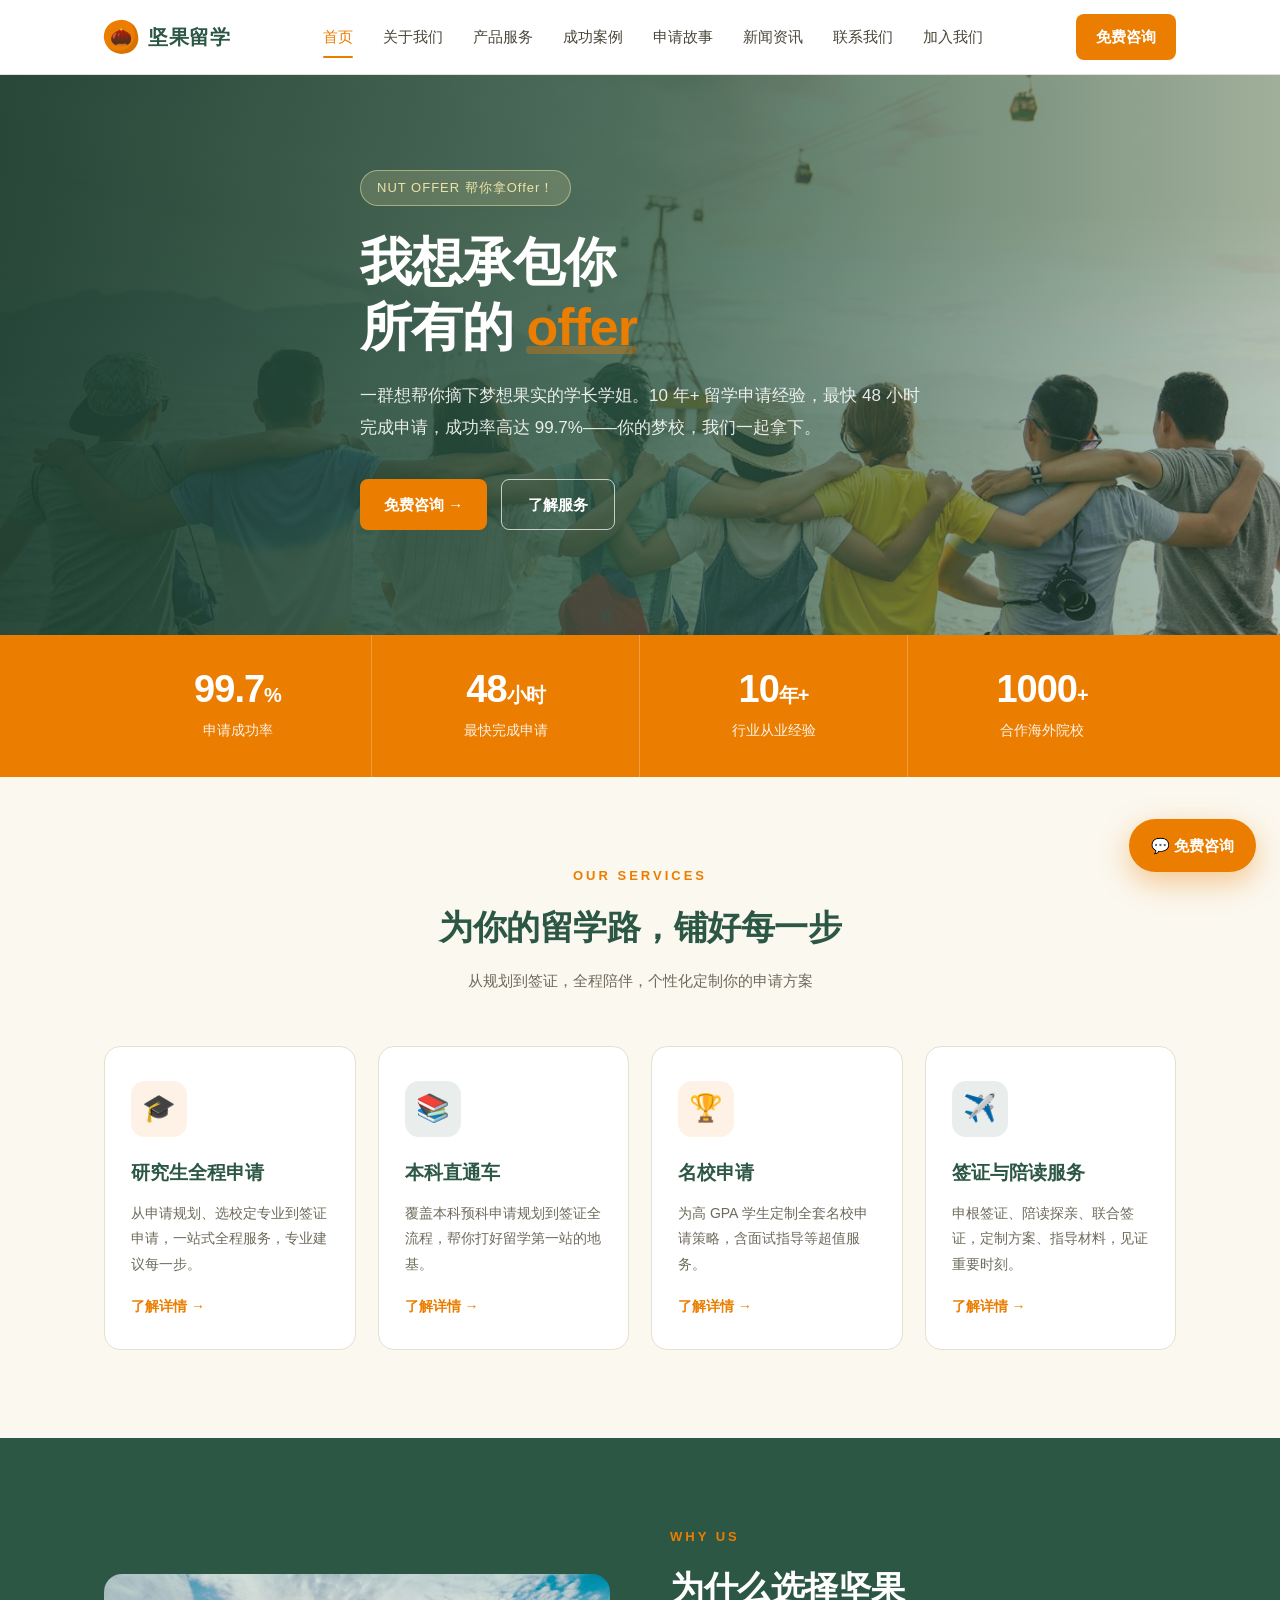
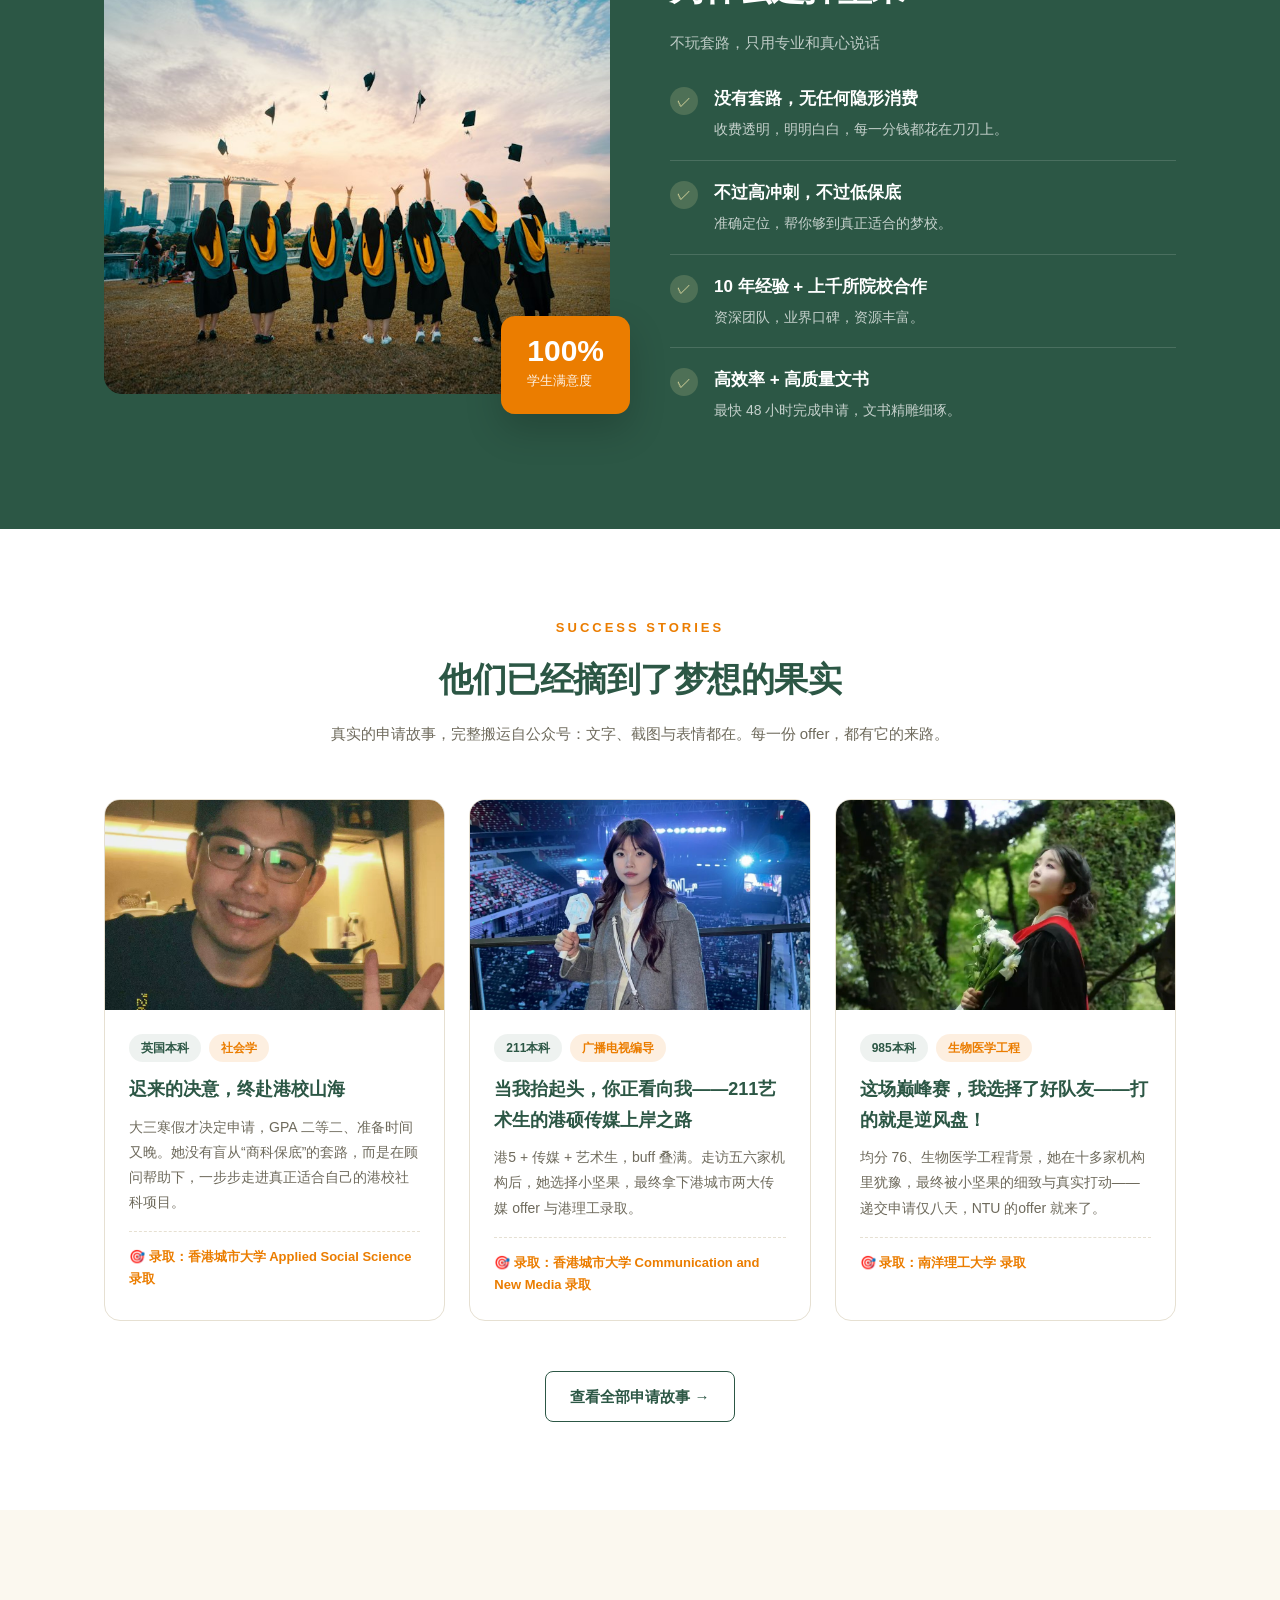
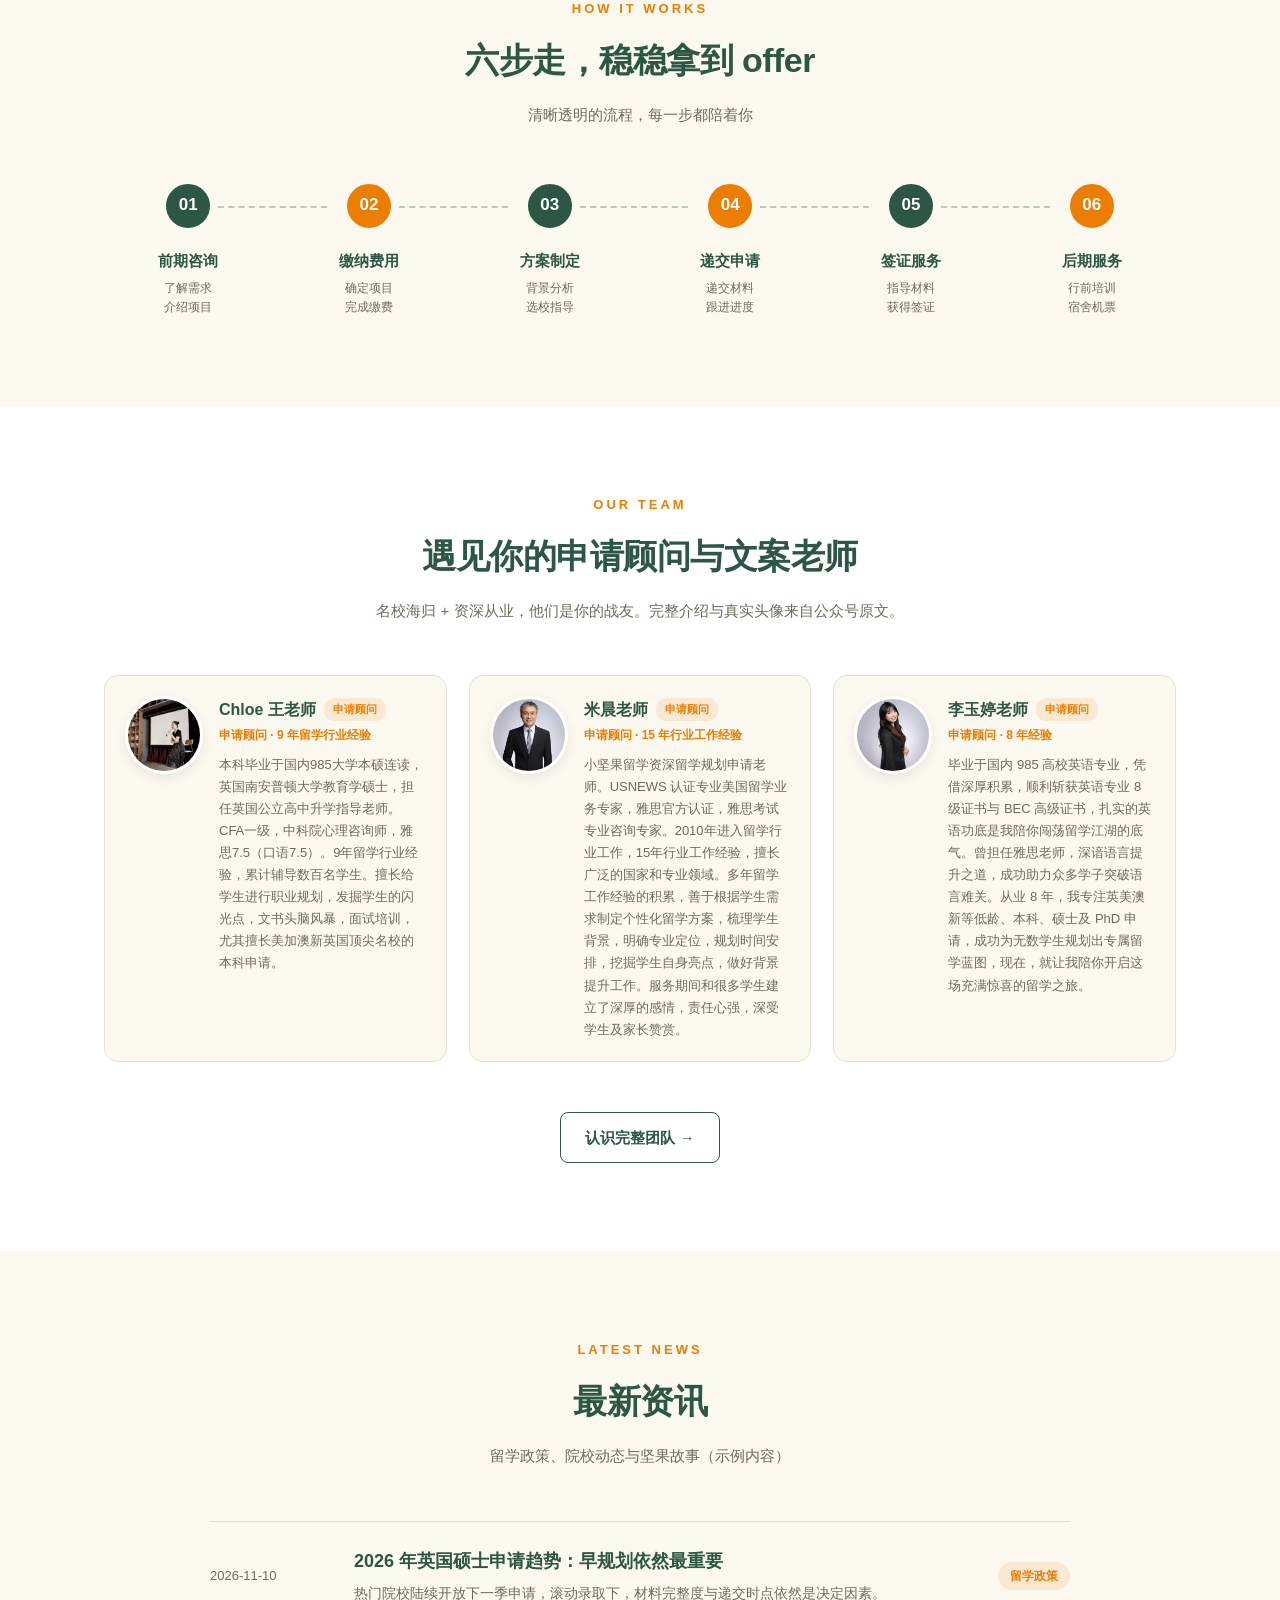
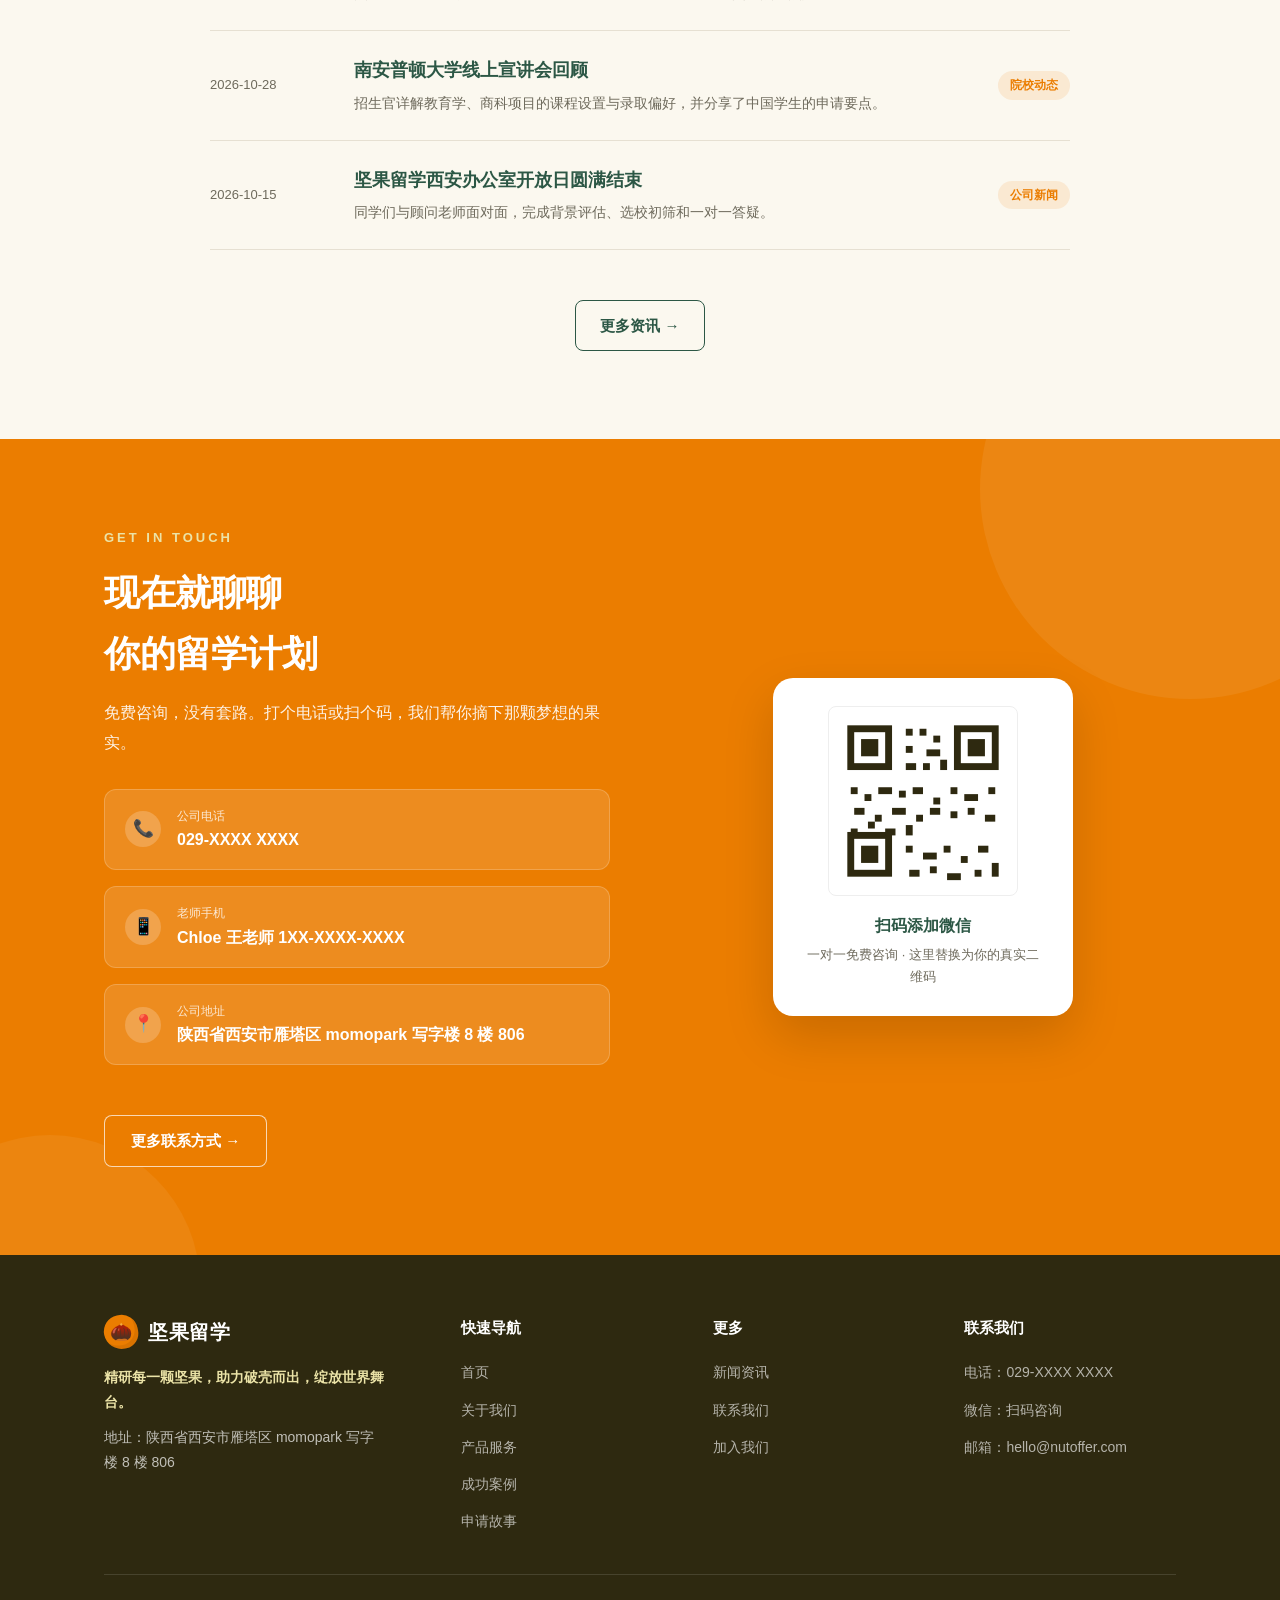
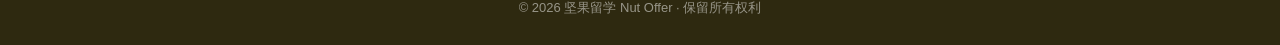
<file: index.html>
<!DOCTYPE html>
<html lang="zh-CN">
<head>
<meta charset="UTF-8">
<meta name="viewport" content="width=device-width, initial-scale=1.0">
<title>坚果留学 — 我想承包你所有的 offer</title>
<link rel="stylesheet" href="assets/css/style.css">
<script src="assets/js/components.js"></script>
<script src="assets/js/data.js"></script>
<script src="assets/js/main.js"></script>
</head>
<body>

<div id="site-header"></div>

<!-- Hero -->
<header class="hero" id="home">
  <img class="hero-bg" src="assets/hero.jpg" alt="年轻学生结伴看世界">
  <div class="hero-overlay"></div>
  <div class="wrap hero-inner">
    <span class="hero-tag">NUT OFFER 帮你拿Offer！</span>
    <h1>我想承包你<br>所有的 <span class="hl">offer</span></h1>
    <p class="hero-desc">一群想帮你摘下梦想果实的学长学姐。10 年+ 留学申请经验，最快 48 小时完成申请，成功率高达 99.7%——你的梦校，我们一起拿下。</p>
    <div class="hero-btns">
      <a href="contact.html" class="btn">免费咨询 →</a>
      <a href="services.html" class="btn-ghost">了解服务</a>
    </div>
  </div>
</header>

<!-- 数据条 -->
<div class="stats">
  <div class="wrap stats-grid">
    <div class="stat"><div class="stat-num">99.7<small>%</small></div><div class="stat-label">申请成功率</div></div>
    <div class="stat"><div class="stat-num">48<small>小时</small></div><div class="stat-label">最快完成申请</div></div>
    <div class="stat"><div class="stat-num">10<small>年+</small></div><div class="stat-label">行业从业经验</div></div>
    <div class="stat"><div class="stat-num">1000<small>+</small></div><div class="stat-label">合作海外院校</div></div>
  </div>
</div>

<!-- 服务 -->
<section class="services" id="services">
  <div class="wrap">
    <div class="sec-head">
      <div class="sec-kicker">Our Services</div>
      <h2 class="sec-title">为你的留学路，铺好每一步</h2>
      <p class="sec-sub">从规划到签证，全程陪伴，个性化定制你的申请方案</p>
    </div>
    <div class="svc-grid">
      <a class="svc-card" href="services.html"><div class="svc-icon">🎓</div><h3>研究生全程申请</h3><p>从申请规划、选校定专业到签证申请，一站式全程服务，专业建议每一步。</p><span class="more">了解详情 →</span></a>
      <a class="svc-card" href="services.html"><div class="svc-icon">📚</div><h3>本科直通车</h3><p>覆盖本科预科申请规划到签证全流程，帮你打好留学第一站的地基。</p><span class="more">了解详情 →</span></a>
      <a class="svc-card" href="services.html"><div class="svc-icon">🏆</div><h3>名校申请</h3><p>为高 GPA 学生定制全套名校申请策略，含面试指导等超值服务。</p><span class="more">了解详情 →</span></a>
      <a class="svc-card" href="services.html"><div class="svc-icon">✈️</div><h3>签证与陪读服务</h3><p>申根签证、陪读探亲、联合签证，定制方案、指导材料，见证重要时刻。</p><span class="more">了解详情 →</span></a>
    </div>
  </div>
</section>

<!-- 为什么选择 -->
<section class="why" id="why">
  <div class="wrap why-grid">
    <div class="why-visual">
      <img src="assets/campus.jpg" alt="海外校园">
      <div class="why-badge"><b>100%</b><span>学生满意度</span></div>
    </div>
    <div>
      <div class="sec-kicker">Why Us</div>
      <h2 class="sec-title">为什么选择坚果</h2>
      <p class="sec-sub" style="margin-bottom:30px">不玩套路，只用专业和真心说话</p>
      <div class="why-list">
        <div class="why-item"><div class="why-check">✓</div><div><h4>没有套路，无任何隐形消费</h4><p>收费透明，明明白白，每一分钱都花在刀刃上。</p></div></div>
        <div class="why-item"><div class="why-check">✓</div><div><h4>不过高冲刺，不过低保底</h4><p>准确定位，帮你够到真正适合的梦校。</p></div></div>
        <div class="why-item"><div class="why-check">✓</div><div><h4>10 年经验 + 上千所院校合作</h4><p>资深团队，业界口碑，资源丰富。</p></div></div>
        <div class="why-item"><div class="why-check">✓</div><div><h4>高效率 + 高质量文书</h4><p>最快 48 小时完成申请，文书精雕细琢。</p></div></div>
      </div>
    </div>
  </div>
</section>

<!-- 成功案例 -->
<section class="cases" id="cases">
  <div class="wrap">
    <div class="sec-head">
      <div class="sec-kicker">Success Stories</div>
      <h2 class="sec-title">他们已经摘到了梦想的果实</h2>
      <p class="sec-sub">真实的申请故事，完整搬运自公众号：文字、截图与表情都在。每一份 offer，都有它的来路。</p>
    </div>
    <div class="case-grid" data-render="home-stories" data-limit="3"></div>
    <div class="center-cta"><a href="stories.html" class="btn btn-outline-green">查看全部申请故事 →</a></div>
  </div>
</section>

<!-- 服务流程 -->
<section class="flow" id="flow">
  <div class="wrap">
    <div class="sec-head">
      <div class="sec-kicker">How It Works</div>
      <h2 class="sec-title">六步走，稳稳拿到 offer</h2>
      <p class="sec-sub">清晰透明的流程，每一步都陪着你</p>
    </div>
    <div class="flow-grid">
      <div class="flow-step"><div class="flow-num">01</div><h4>前期咨询</h4><p>了解需求<br>介绍项目</p></div>
      <div class="flow-step"><div class="flow-num">02</div><h4>缴纳费用</h4><p>确定项目<br>完成缴费</p></div>
      <div class="flow-step"><div class="flow-num">03</div><h4>方案制定</h4><p>背景分析<br>选校指导</p></div>
      <div class="flow-step"><div class="flow-num">04</div><h4>递交申请</h4><p>递交材料<br>跟进进度</p></div>
      <div class="flow-step"><div class="flow-num">05</div><h4>签证服务</h4><p>指导材料<br>获得签证</p></div>
      <div class="flow-step"><div class="flow-num">06</div><h4>后期服务</h4><p>行前培训<br>宿舍机票</p></div>
    </div>
  </div>
</section>

<!-- 团队 -->
<section class="team" id="team">
  <div class="wrap">
    <div class="sec-head">
      <div class="sec-kicker">Our Team</div>
      <h2 class="sec-title">遇见你的申请顾问与文案老师</h2>
      <p class="sec-sub">名校海归 + 资深从业，他们是你的战友。完整介绍与真实头像来自公众号原文。</p>
    </div>
    <div class="team-grid" data-render="team" data-limit="3"></div>
    <div class="center-cta"><a href="about.html" class="btn btn-outline-green">认识完整团队 →</a></div>
  </div>
</section>

<!-- 新闻资讯预览 -->
<section class="news" id="news" style="background:var(--cream)">
  <div class="wrap">
    <div class="sec-head">
      <div class="sec-kicker">Latest News</div>
      <h2 class="sec-title">最新资讯</h2>
      <p class="sec-sub">留学政策、院校动态与坚果故事（示例内容）</p>
    </div>
    <div class="news-list" data-render="news" data-limit="3"></div>
    <div class="center-cta"><a href="news.html" class="btn btn-outline-green">更多资讯 →</a></div>
  </div>
</section>

<!-- 联系留资 -->
<section class="contact" id="contact">
  <div class="wrap contact-inner">
    <div>
      <div class="sec-kicker">Get In Touch</div>
      <h2 class="sec-title">现在就聊聊<br>你的留学计划</h2>
      <p class="contact-lead">免费咨询，没有套路。打个电话或扫个码，我们帮你摘下那颗梦想的果实。</p>
      <div class="contact-list">
        <div class="contact-row"><div class="ci">📞</div><div><div class="cl">公司电话</div><div class="cv" data-site="phone">029-XXXX XXXX</div></div></div>
        <div class="contact-row"><div class="ci">📱</div><div><div class="cl">老师手机</div><div class="cv" data-site="teacherPhone">Chloe 王老师 1XX-XXXX-XXXX</div></div></div>
        <div class="contact-row"><div class="ci">📍</div><div><div class="cl">公司地址</div><div class="cv" data-site="address">西安市雁塔区 momopark 写字楼 8 楼 806</div></div></div>
      </div>
      <div class="center-cta" style="text-align:left"><a href="contact.html" class="btn btn-ghost">更多联系方式 →</a></div>
    </div>
    <div class="qr-card">
      <div class="qr-box" data-qr></div>
      <div class="qr-title" data-site="wechatTitle">扫码添加微信</div>
      <div class="qr-sub" data-site="wechatTip">一对一免费咨询 · 这里替换为你的真实二维码</div>
    </div>
  </div>
</section>

<div id="site-footer"></div>

</body>
</html>
</file>
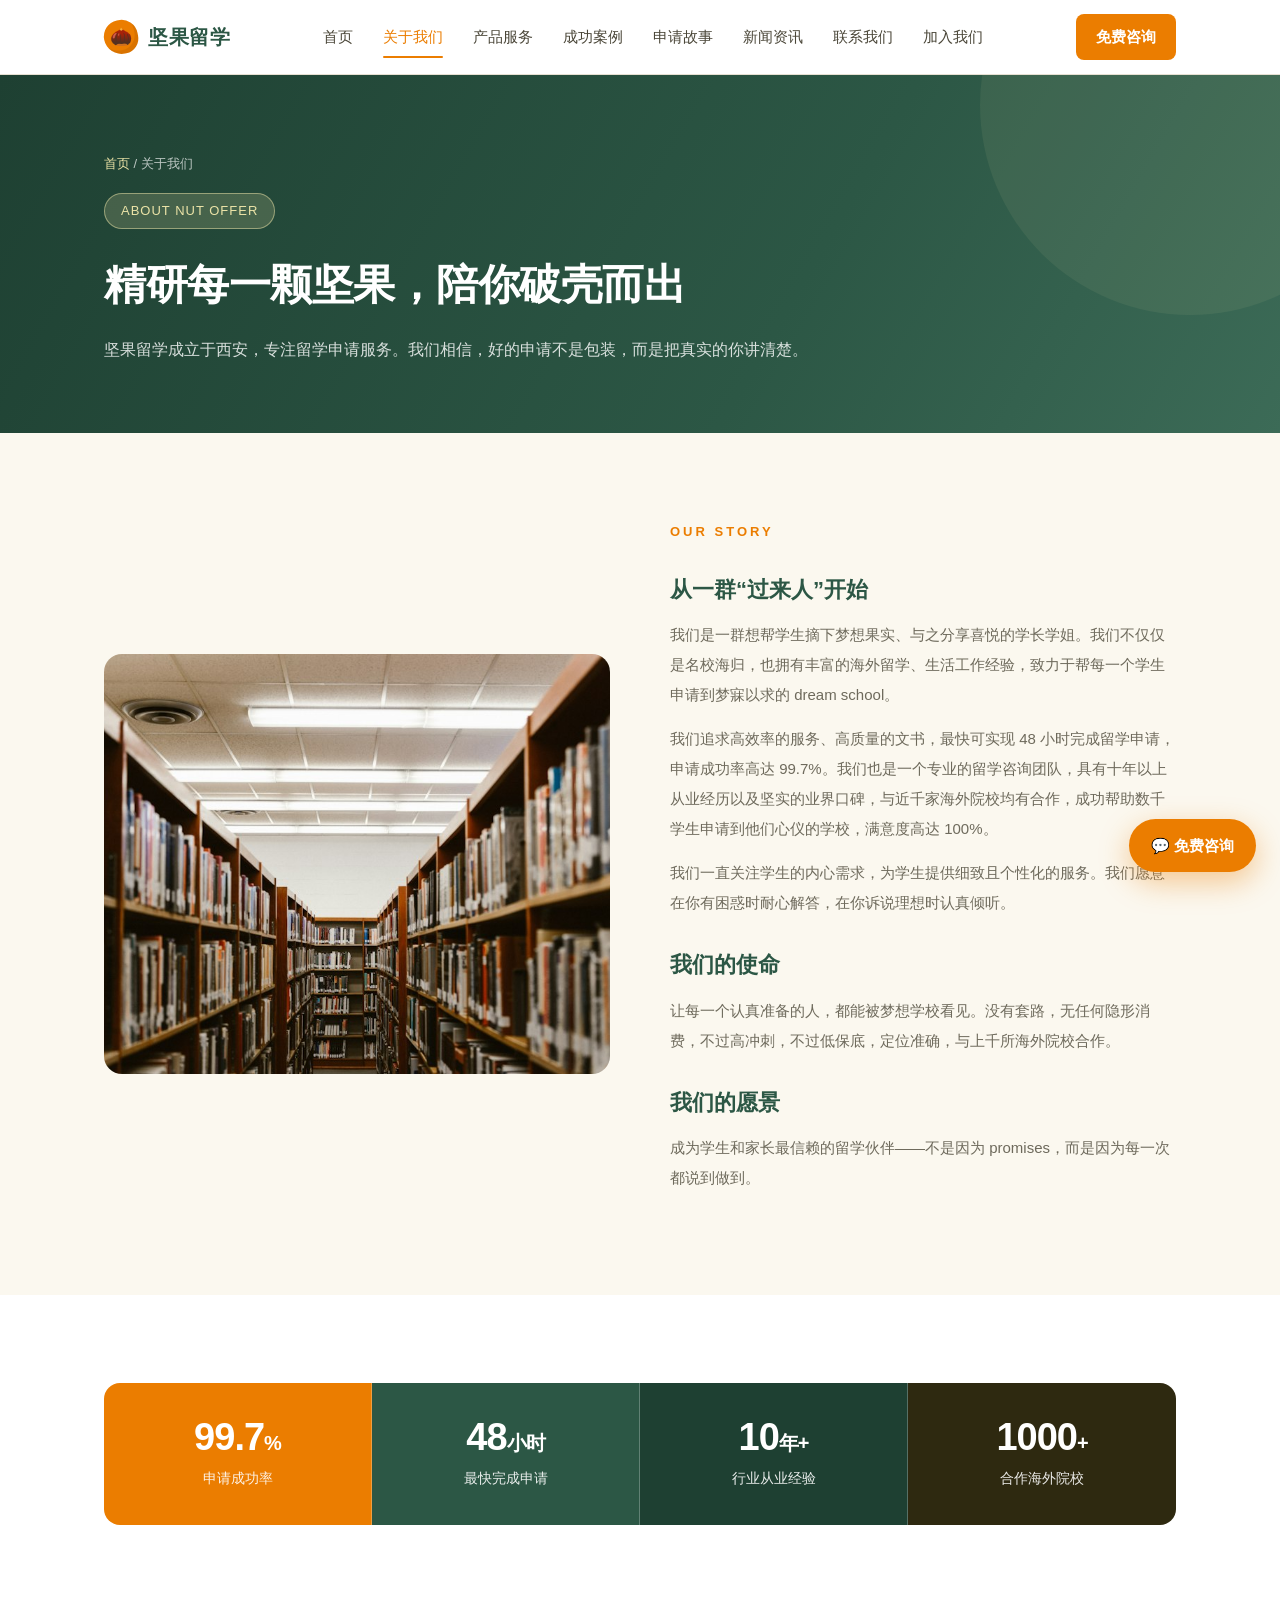
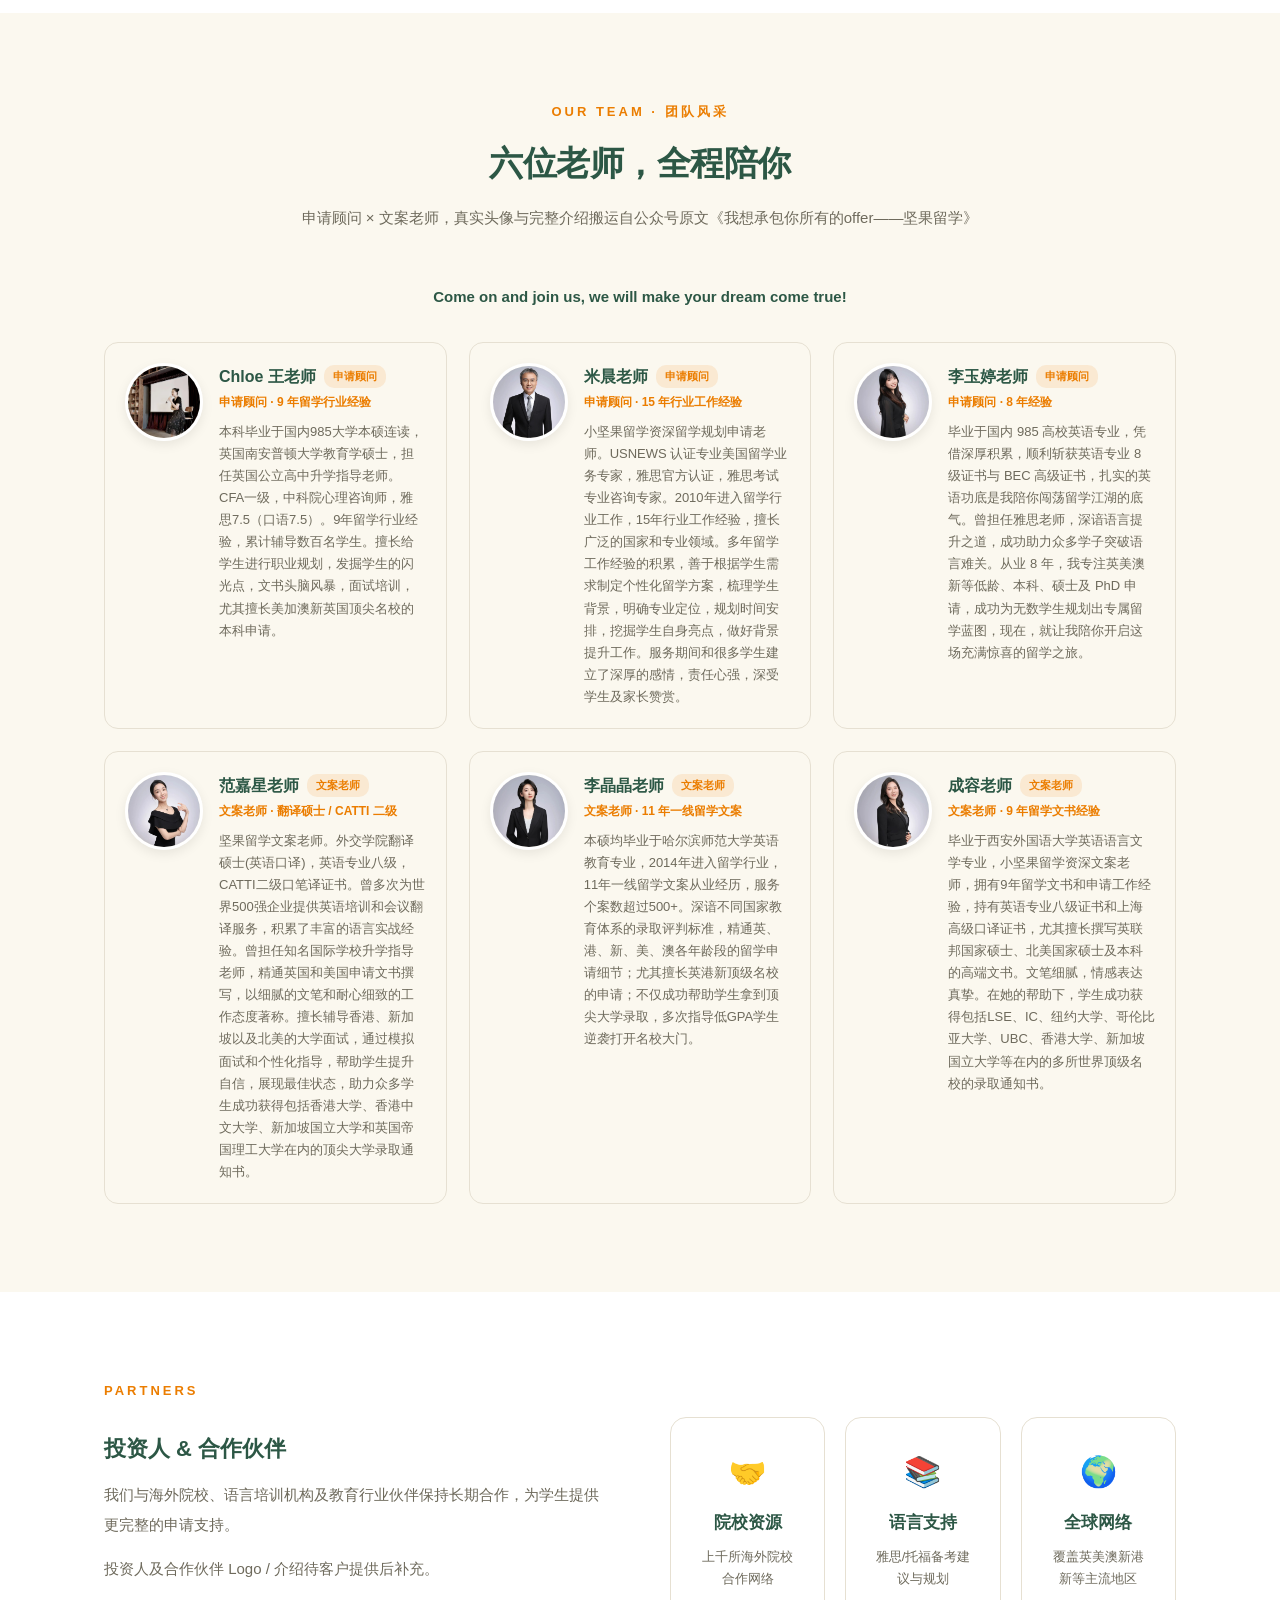
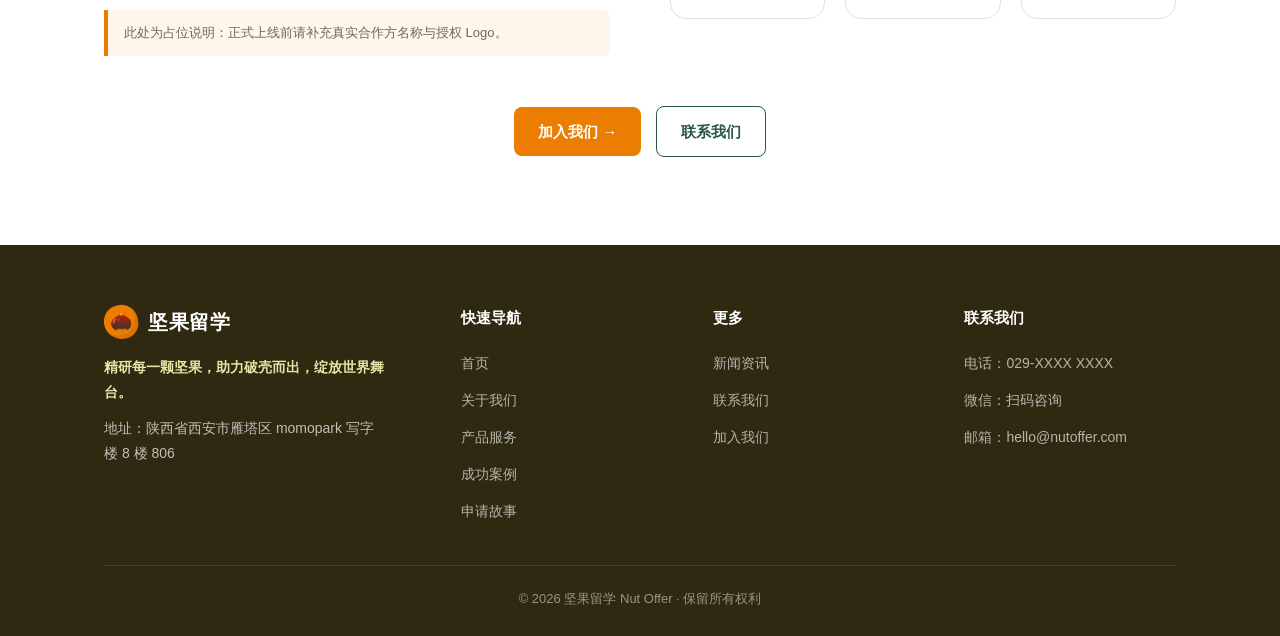
<file: about.html>
<!DOCTYPE html>
<html lang="zh-CN">
<head>
<meta charset="UTF-8">
<meta name="viewport" content="width=device-width, initial-scale=1.0">
<title>关于我们 — 坚果留学</title>
<link rel="stylesheet" href="assets/css/style.css">
<script src="assets/js/components.js"></script>
<script src="assets/js/data.js"></script>
<script src="assets/js/main.js"></script>
</head>
<body>

<div id="site-header"></div>

<section class="page-hero">
  <div class="wrap">
    <div class="crumb"><a href="index.html">首页</a> / 关于我们</div>
    <span class="hero-tag">ABOUT NUT OFFER</span>
    <h1>精研每一颗坚果，陪你破壳而出</h1>
    <p>坚果留学成立于西安，专注留学申请服务。我们相信，好的申请不是包装，而是把真实的你讲清楚。</p>
  </div>
</section>

<section style="background:var(--cream)">
  <div class="wrap split">
    <div class="why-visual">
      <img src="assets/study.jpg" alt="学生学习场景">
    </div>
    <div class="prose">
      <div class="sec-kicker">Our Story</div>
      <h3>从一群“过来人”开始</h3>
      <p>我们是一群想帮学生摘下梦想果实、与之分享喜悦的学长学姐。我们不仅仅是名校海归，也拥有丰富的海外留学、生活工作经验，致力于帮每一个学生申请到梦寐以求的 dream school。</p>
      <p>我们追求高效率的服务、高质量的文书，最快可实现 48 小时完成留学申请，申请成功率高达 99.7%。我们也是一个专业的留学咨询团队，具有十年以上从业经历以及坚实的业界口碑，与近千家海外院校均有合作，成功帮助数千学生申请到他们心仪的学校，满意度高达 100%。</p>
      <p>我们一直关注学生的内心需求，为学生提供细致且个性化的服务。我们愿意在你有困惑时耐心解答，在你诉说理想时认真倾听。</p>
      <h3>我们的使命</h3>
      <p>让每一个认真准备的人，都能被梦想学校看见。没有套路，无任何隐形消费，不过高冲刺，不过低保底，定位准确，与上千所海外院校合作。</p>
      <h3>我们的愿景</h3>
      <p>成为学生和家长最信赖的留学伙伴——不是因为 promises，而是因为每一次都说到做到。</p>
    </div>
  </div>
</section>

<section>
  <div class="wrap">
    <div class="stats-grid" style="border-radius:var(--radius-card);overflow:hidden">
      <div class="stat" style="background:var(--orange);color:#fff"><div class="stat-num">99.7<small>%</small></div><div class="stat-label">申请成功率</div></div>
      <div class="stat" style="background:var(--green);color:#fff"><div class="stat-num">48<small>小时</small></div><div class="stat-label">最快完成申请</div></div>
      <div class="stat" style="background:var(--green-deep);color:#fff"><div class="stat-num">10<small>年+</small></div><div class="stat-label">行业从业经验</div></div>
      <div class="stat" style="background:var(--brown);color:#fff"><div class="stat-num">1000<small>+</small></div><div class="stat-label">合作海外院校</div></div>
    </div>
  </div>
</section>

<section style="background:var(--cream)">
  <div class="wrap">
    <div class="sec-head">
      <div class="sec-kicker">Our Team · 团队风采</div>
      <h2 class="sec-title">六位老师，全程陪你</h2>
      <p class="sec-sub">申请顾问 × 文案老师，真实头像与完整介绍搬运自公众号原文《我想承包你所有的offer——坚果留学》</p>
    </div>
    <div class="prose" style="max-width:900px;margin:0 auto 30px;text-align:center">
      <p style="color:var(--green);font-weight:700;font-size:15px">Come on and join us, we will make your dream come true!</p>
    </div>
    <div class="team-grid" data-render="team"></div>
  </div>
</section>

<section>
  <div class="wrap">
    <div class="split">
      <div class="prose">
        <div class="sec-kicker">Partners</div>
        <h3>投资人 & 合作伙伴</h3>
        <p>我们与海外院校、语言培训机构及教育行业伙伴保持长期合作，为学生提供更完整的申请支持。</p>
        <p>投资人及合作伙伴 Logo / 介绍待客户提供后补充。</p>
        <div class="notice">此处为占位说明：正式上线前请补充真实合作方名称与授权 Logo。</div>
      </div>
      <div class="value-grid">
        <div class="value-card"><div class="v-icon">🤝</div><h4>院校资源</h4><p>上千所海外院校合作网络</p></div>
        <div class="value-card"><div class="v-icon">📚</div><h4>语言支持</h4><p>雅思/托福备考建议与规划</p></div>
        <div class="value-card"><div class="v-icon">🌍</div><h4>全球网络</h4><p>覆盖英美澳新港新等主流地区</p></div>
      </div>
    </div>
    <div class="center-cta">
      <a href="join.html" class="btn">加入我们 →</a>
      <a href="contact.html" class="btn btn-outline-green" style="margin-left:10px">联系我们</a>
    </div>
  </div>
</section>

<div id="site-footer"></div>

</body>
</html>
</file>
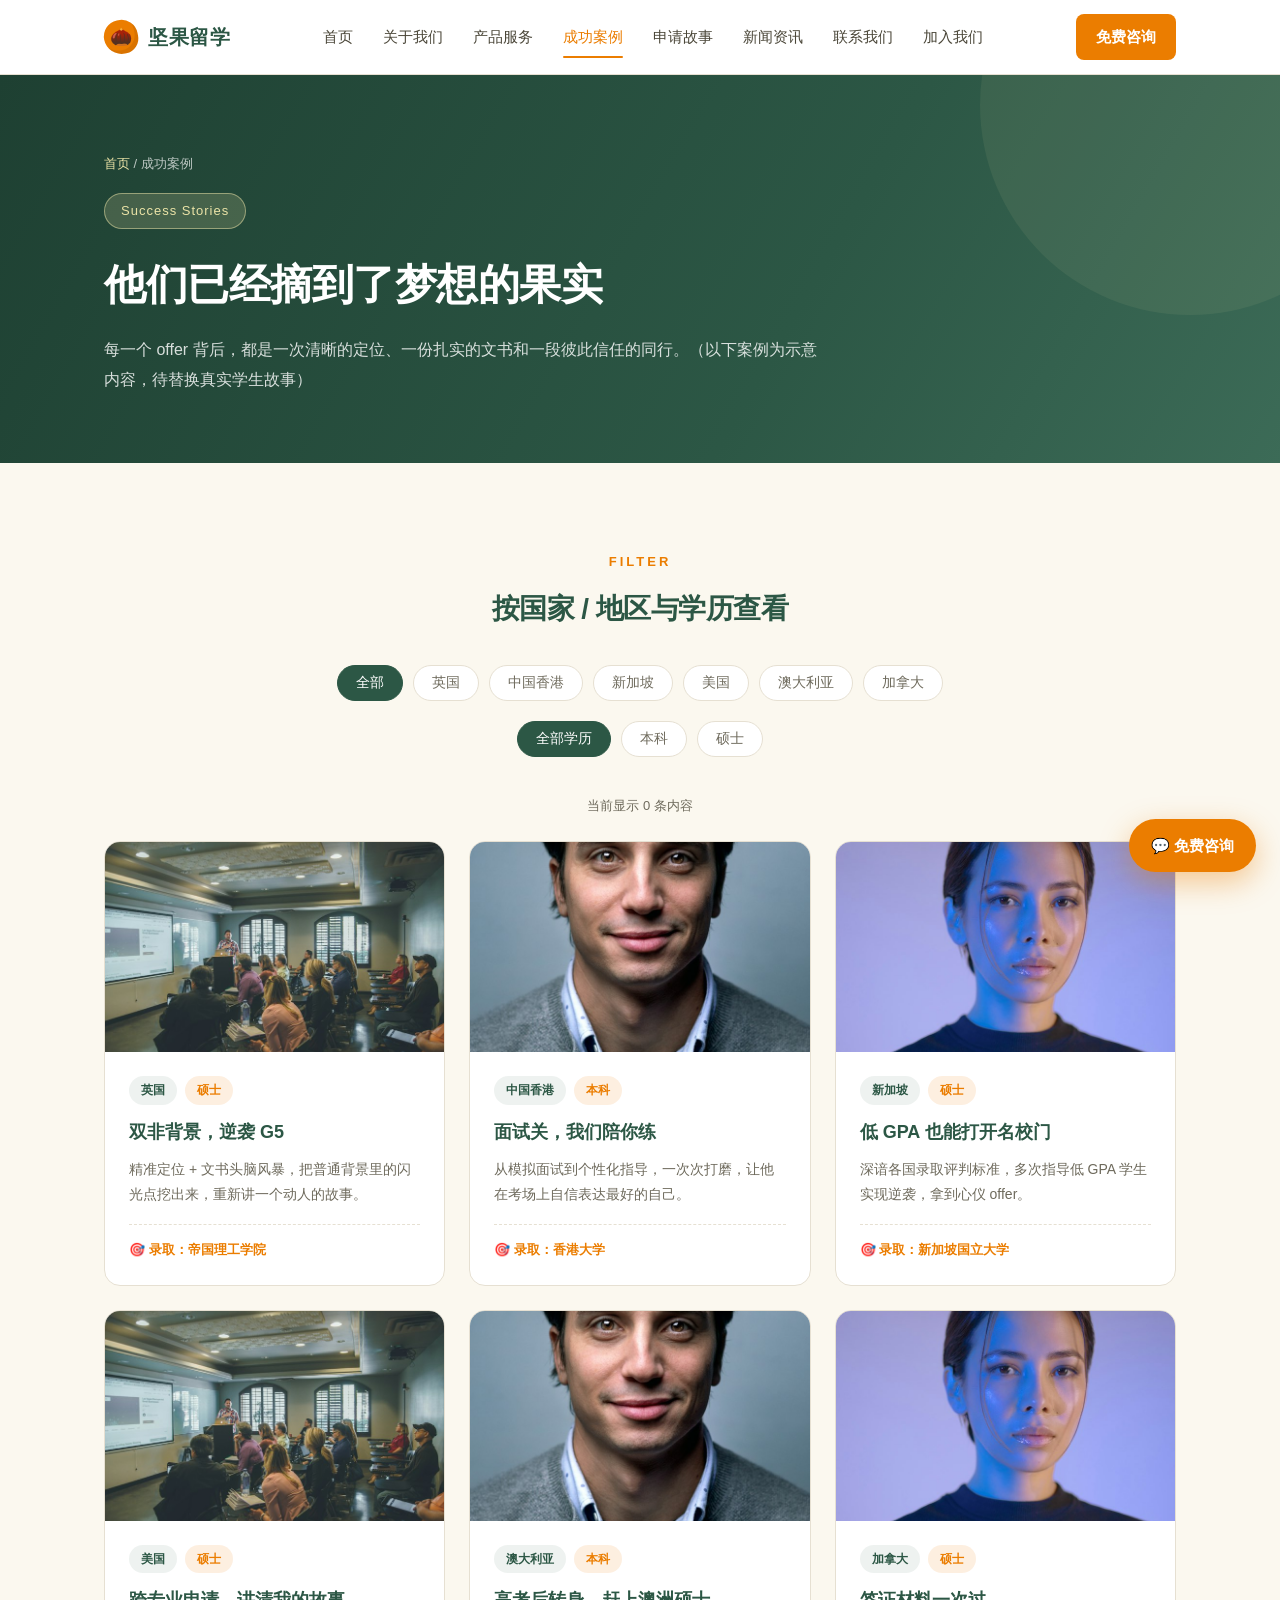
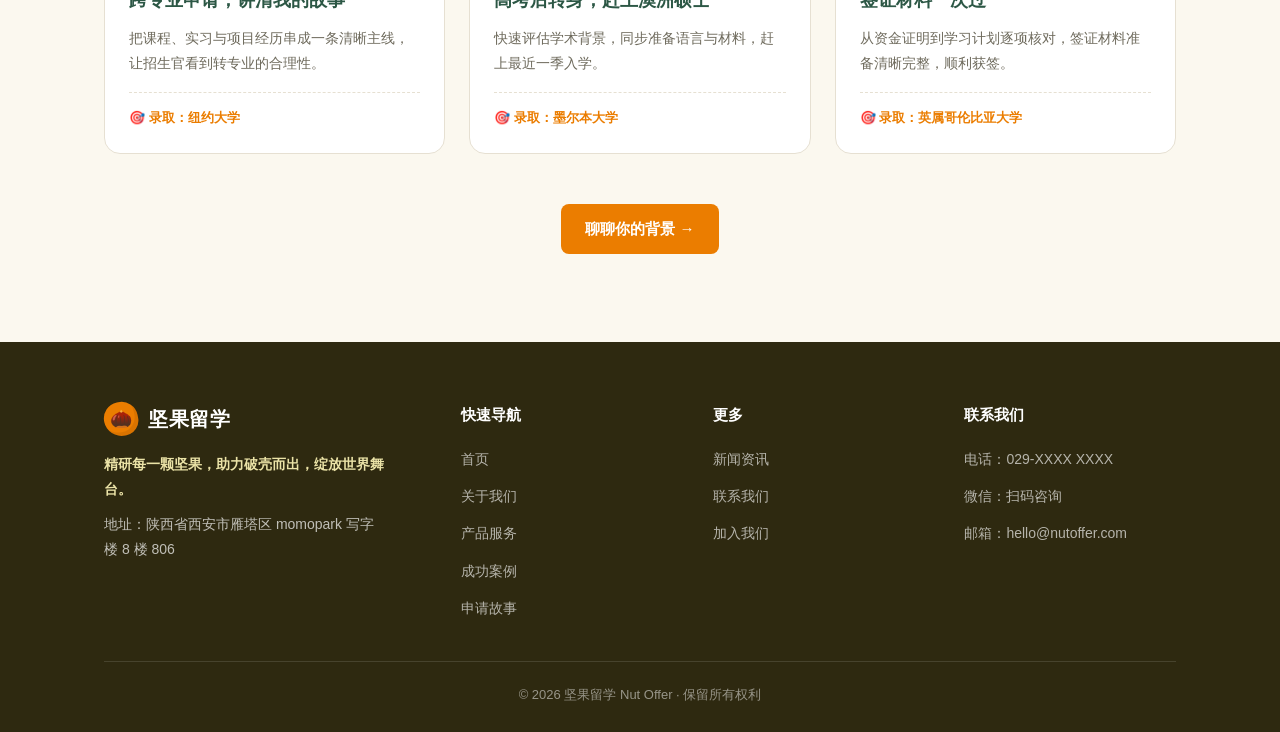
<file: cases.html>
<!DOCTYPE html>
<html lang="zh-CN">
<head>
<meta charset="UTF-8">
<meta name="viewport" content="width=device-width, initial-scale=1.0">
<title>成功案例 — 坚果留学</title>
<link rel="stylesheet" href="assets/css/style.css">
<script src="assets/js/components.js"></script>
<script src="assets/js/data.js"></script>
<script src="assets/js/main.js"></script>
</head>
<body>

<div id="site-header"></div>

<section class="page-hero">
  <div class="wrap">
    <div class="crumb"><a href="index.html">首页</a> / 成功案例</div>
    <span class="hero-tag">Success Stories</span>
    <h1>他们已经摘到了梦想的果实</h1>
    <p>每一个 offer 背后，都是一次清晰的定位、一份扎实的文书和一段彼此信任的同行。（以下案例为示意内容，待替换真实学生故事）</p>
  </div>
</section>

<section style="background:var(--cream)">
  <div class="wrap">
    <div class="sec-head" style="margin-bottom:32px">
      <div class="sec-kicker">Filter</div>
      <h2 class="sec-title" style="font-size:28px">按国家 / 地区与学历查看</h2>
    </div>
    <div class="filter-bar" data-filter-group="cases">
      <button class="filter-btn active" data-filter-value="all">全部</button>
      <button class="filter-btn" data-filter-value="英国">英国</button>
      <button class="filter-btn" data-filter-value="中国香港">中国香港</button>
      <button class="filter-btn" data-filter-value="新加坡">新加坡</button>
      <button class="filter-btn" data-filter-value="美国">美国</button>
      <button class="filter-btn" data-filter-value="澳大利亚">澳大利亚</button>
      <button class="filter-btn" data-filter-value="加拿大">加拿大</button>
    </div>
    <div class="filter-bar" data-filter-group="degree" style="margin-top:-18px;margin-bottom:38px">
      <button class="filter-btn active" data-filter-value="all">全部学历</button>
      <button class="filter-btn" data-filter-value="本科">本科</button>
      <button class="filter-btn" data-filter-value="硕士">硕士</button>
    </div>
    <div class="filter-hint" data-filter-hint="cases"></div>
    <div class="case-grid" data-render="cases" style="margin-top:24px"></div>
    <div class="center-cta"><a href="contact.html" class="btn">聊聊你的背景 →</a></div>
  </div>
</section>

<div id="site-footer"></div>

</body>
</html>
</file>
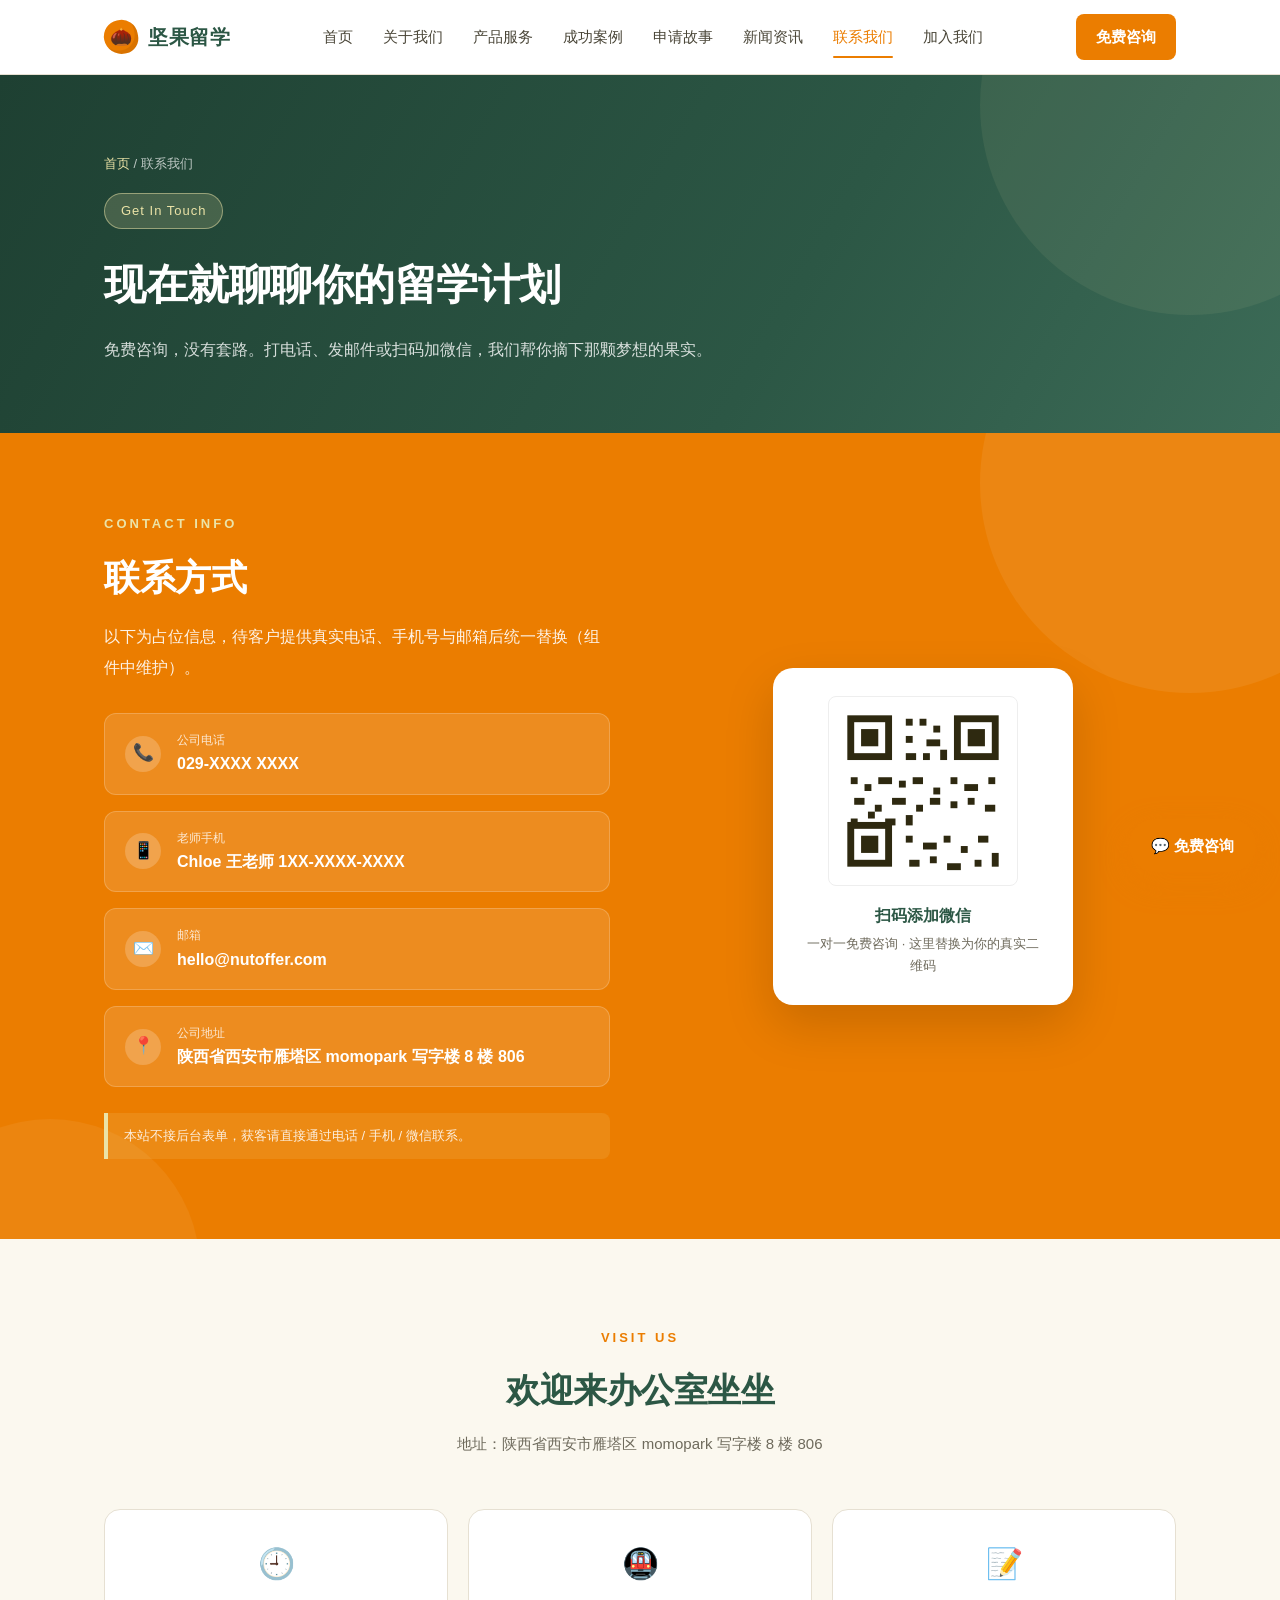
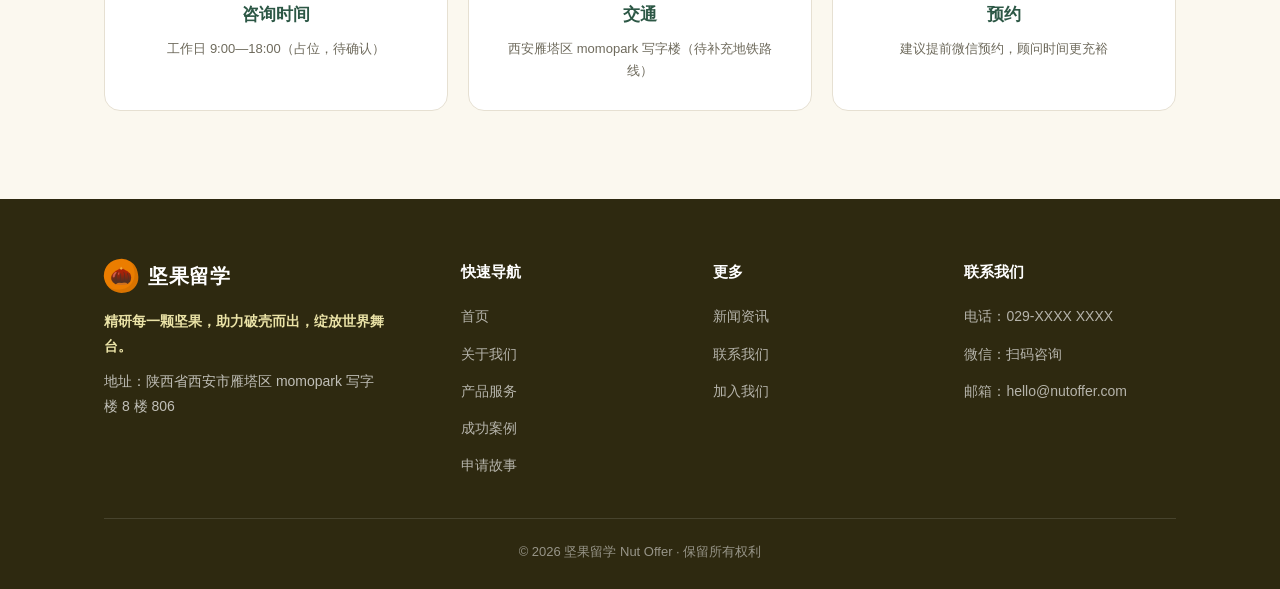
<file: contact.html>
<!DOCTYPE html>
<html lang="zh-CN">
<head>
<meta charset="UTF-8">
<meta name="viewport" content="width=device-width, initial-scale=1.0">
<title>联系我们 — 坚果留学</title>
<link rel="stylesheet" href="assets/css/style.css">
<script src="assets/js/components.js"></script>
<script src="assets/js/data.js"></script>
<script src="assets/js/main.js"></script>
</head>
<body>

<div id="site-header"></div>

<section class="page-hero">
  <div class="wrap">
    <div class="crumb"><a href="index.html">首页</a> / 联系我们</div>
    <span class="hero-tag">Get In Touch</span>
    <h1>现在就聊聊你的留学计划</h1>
    <p>免费咨询，没有套路。打电话、发邮件或扫码加微信，我们帮你摘下那颗梦想的果实。</p>
  </div>
</section>

<section class="contact" style="padding:80px 0">
  <div class="wrap contact-inner">
    <div>
      <div class="sec-kicker">Contact Info</div>
      <h2 class="sec-title">联系方式</h2>
      <p class="contact-lead">以下为占位信息，待客户提供真实电话、手机号与邮箱后统一替换（组件中维护）。</p>
      <div class="contact-list">
        <div class="contact-row"><div class="ci">📞</div><div><div class="cl">公司电话</div><div class="cv" data-site="phone">029-XXXX XXXX</div></div></div>
        <div class="contact-row"><div class="ci">📱</div><div><div class="cl">老师手机</div><div class="cv" data-site="teacherPhone">Chloe 王老师 1XX-XXXX-XXXX</div></div></div>
        <div class="contact-row"><div class="ci">✉️</div><div><div class="cl">邮箱</div><div class="cv" data-site="email">hello@nutoffer.com</div></div></div>
        <div class="contact-row"><div class="ci">📍</div><div><div class="cl">公司地址</div><div class="cv" data-site="address">陕西省西安市雁塔区 momopark 写字楼 8 楼 806</div></div></div>
      </div>
      <div class="notice" style="margin-top:26px;border-color:var(--vanilla);background:rgba(235,227,167,.12);color:rgba(255,255,255,.85)">本站不接后台表单，获客请直接通过电话 / 手机 / 微信联系。</div>
    </div>
    <div class="qr-card">
      <div class="qr-box" data-qr></div>
      <div class="qr-title" data-site="wechatTitle">扫码添加微信</div>
      <div class="qr-sub" data-site="wechatTip">一对一免费咨询 · 这里替换为你的真实二维码</div>
    </div>
  </div>
</section>

<section style="background:var(--cream)">
  <div class="wrap">
    <div class="sec-head">
      <div class="sec-kicker">Visit Us</div>
      <h2 class="sec-title">欢迎来办公室坐坐</h2>
      <p class="sec-sub">地址：陕西省西安市雁塔区 momopark 写字楼 8 楼 806</p>
    </div>
    <div class="value-grid">
      <div class="value-card"><div class="v-icon">🕘</div><h4>咨询时间</h4><p>工作日 9:00—18:00（占位，待确认）</p></div>
      <div class="value-card"><div class="v-icon">🚇</div><h4>交通</h4><p>西安雁塔区 momopark 写字楼（待补充地铁路线）</p></div>
      <div class="value-card"><div class="v-icon">📝</div><h4>预约</h4><p>建议提前微信预约，顾问时间更充裕</p></div>
    </div>
  </div>
</section>

<div id="site-footer"></div>

</body>
</html>
</file>
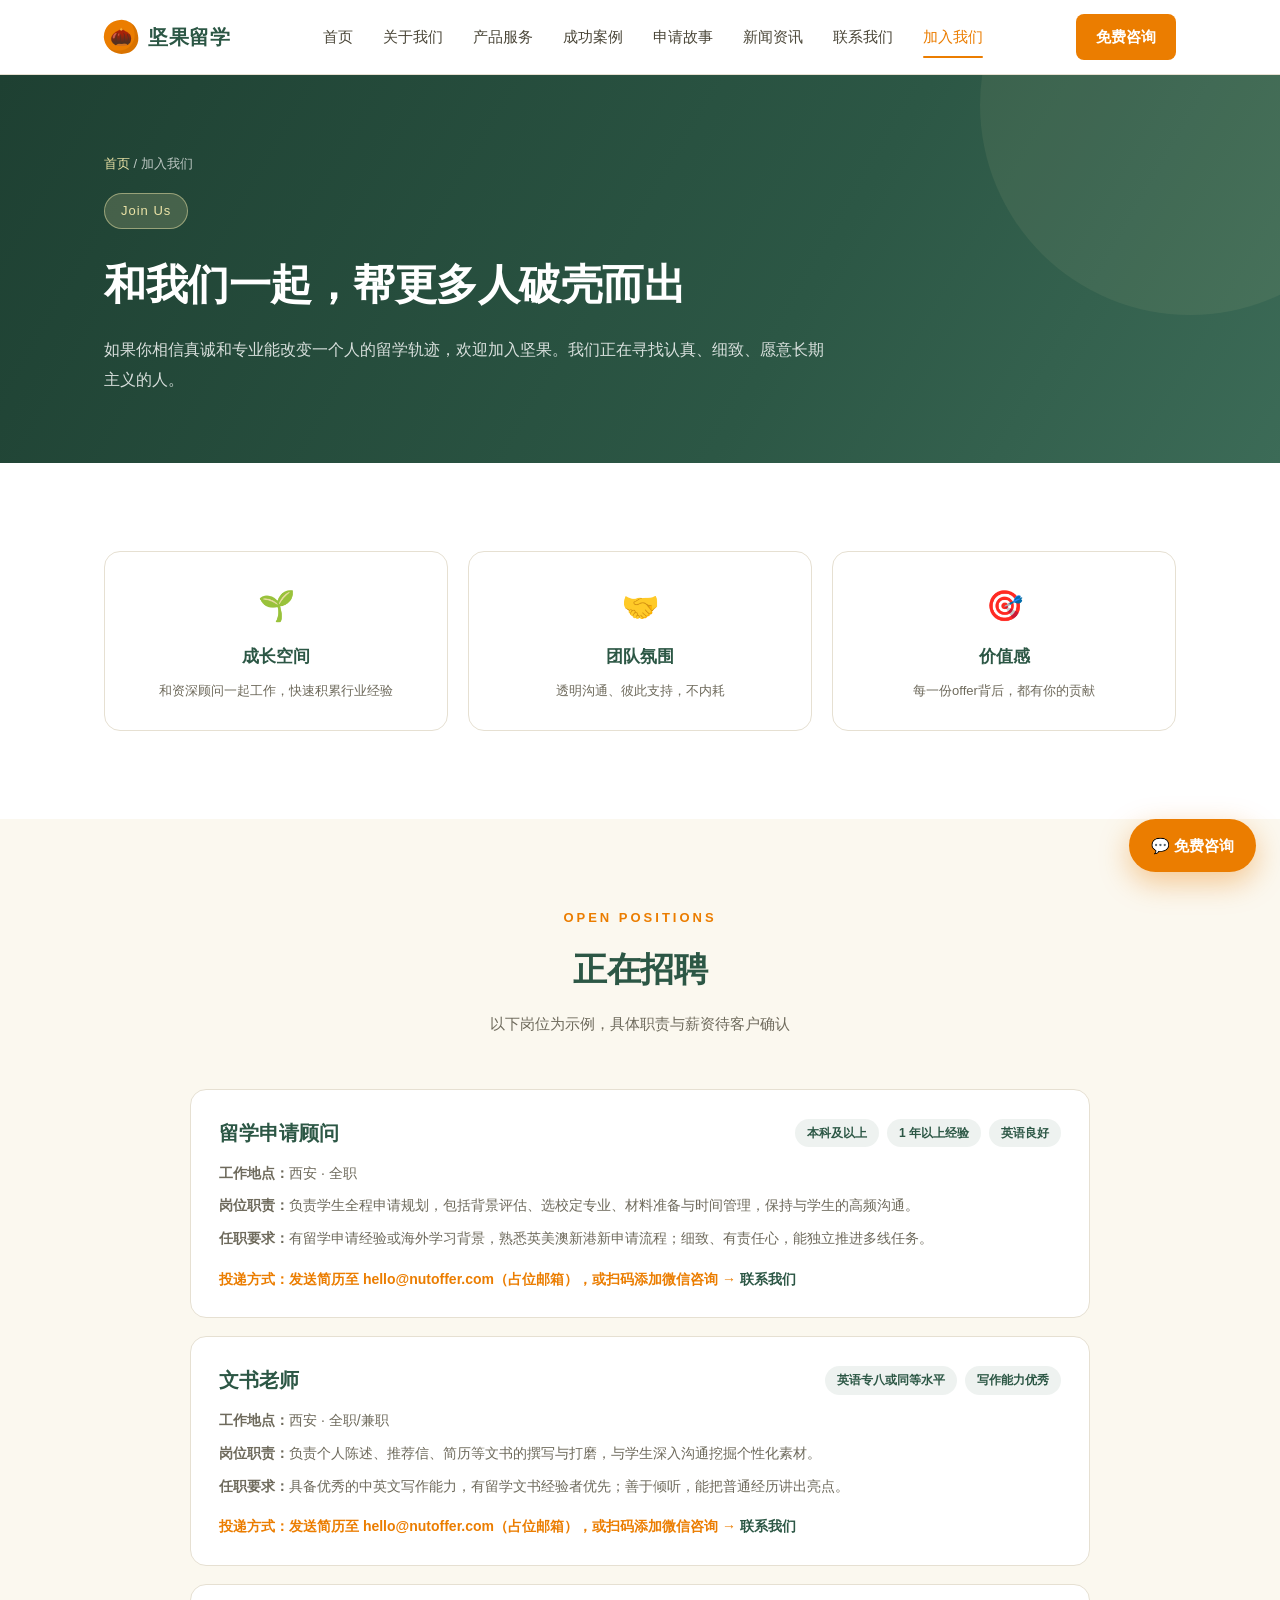
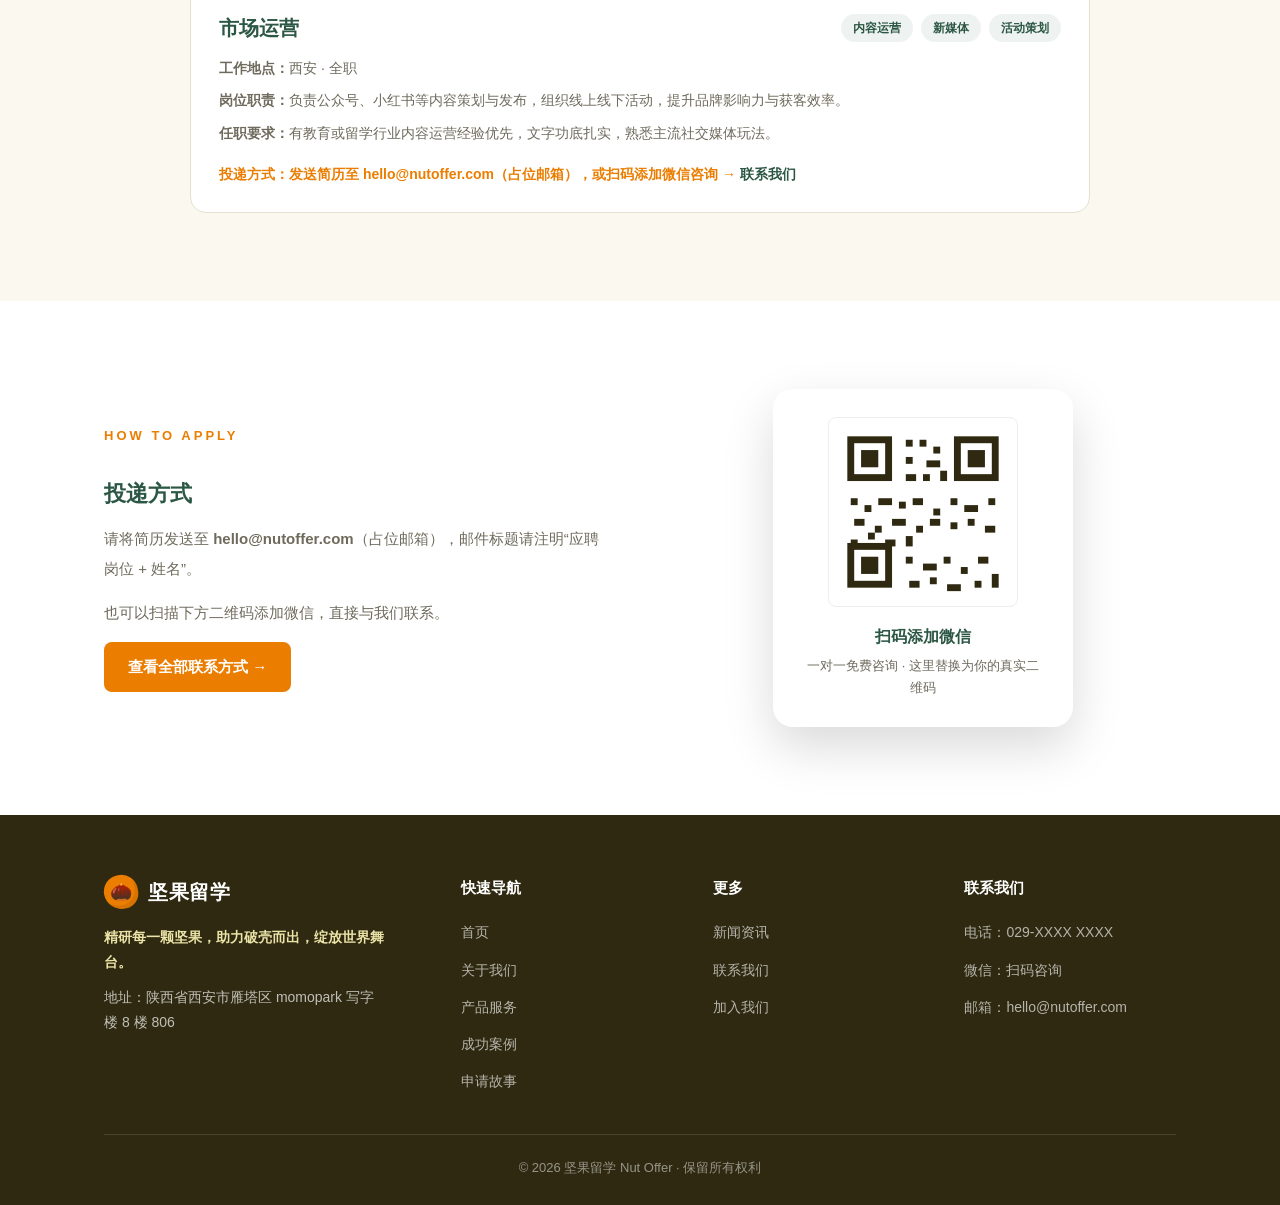
<file: join.html>
<!DOCTYPE html>
<html lang="zh-CN">
<head>
<meta charset="UTF-8">
<meta name="viewport" content="width=device-width, initial-scale=1.0">
<title>加入我们 — 坚果留学</title>
<link rel="stylesheet" href="assets/css/style.css">
<script src="assets/js/components.js"></script>
<script src="assets/js/data.js"></script>
<script src="assets/js/main.js"></script>
</head>
<body>

<div id="site-header"></div>

<section class="page-hero">
  <div class="wrap">
    <div class="crumb"><a href="index.html">首页</a> / 加入我们</div>
    <span class="hero-tag">Join Us</span>
    <h1>和我们一起，帮更多人破壳而出</h1>
    <p>如果你相信真诚和专业能改变一个人的留学轨迹，欢迎加入坚果。我们正在寻找认真、细致、愿意长期主义的人。</p>
  </div>
</section>

<section>
  <div class="wrap">
    <div class="value-grid">
      <div class="value-card"><div class="v-icon">🌱</div><h4>成长空间</h4><p>和资深顾问一起工作，快速积累行业经验</p></div>
      <div class="value-card"><div class="v-icon">🤝</div><h4>团队氛围</h4><p>透明沟通、彼此支持，不内耗</p></div>
      <div class="value-card"><div class="v-icon">🎯</div><h4>价值感</h4><p>每一份offer背后，都有你的贡献</p></div>
    </div>
  </div>
</section>

<section style="background:var(--cream)">
  <div class="wrap">
    <div class="sec-head">
      <div class="sec-kicker">Open Positions</div>
      <h2 class="sec-title">正在招聘</h2>
      <p class="sec-sub">以下岗位为示例，具体职责与薪资待客户确认</p>
    </div>
    <div class="job-list" data-render="jobs"></div>
  </div>
</section>

<section>
  <div class="wrap split">
    <div class="prose">
      <div class="sec-kicker">How To Apply</div>
      <h3>投递方式</h3>
      <p>请将简历发送至 <strong data-site="email">hello@nutoffer.com</strong>（占位邮箱），邮件标题请注明“应聘岗位 + 姓名”。</p>
      <p>也可以扫描下方二维码添加微信，直接与我们联系。</p>
      <a href="contact.html" class="btn">查看全部联系方式 →</a>
    </div>
    <div class="qr-card">
      <div class="qr-box" data-qr></div>
      <div class="qr-title" data-site="wechatTitle">扫码添加微信</div>
      <div class="qr-sub" data-site="wechatTip">一对一咨询 · 这里替换为你的真实二维码</div>
    </div>
  </div>
</section>

<div id="site-footer"></div>

</body>
</html>
</file>
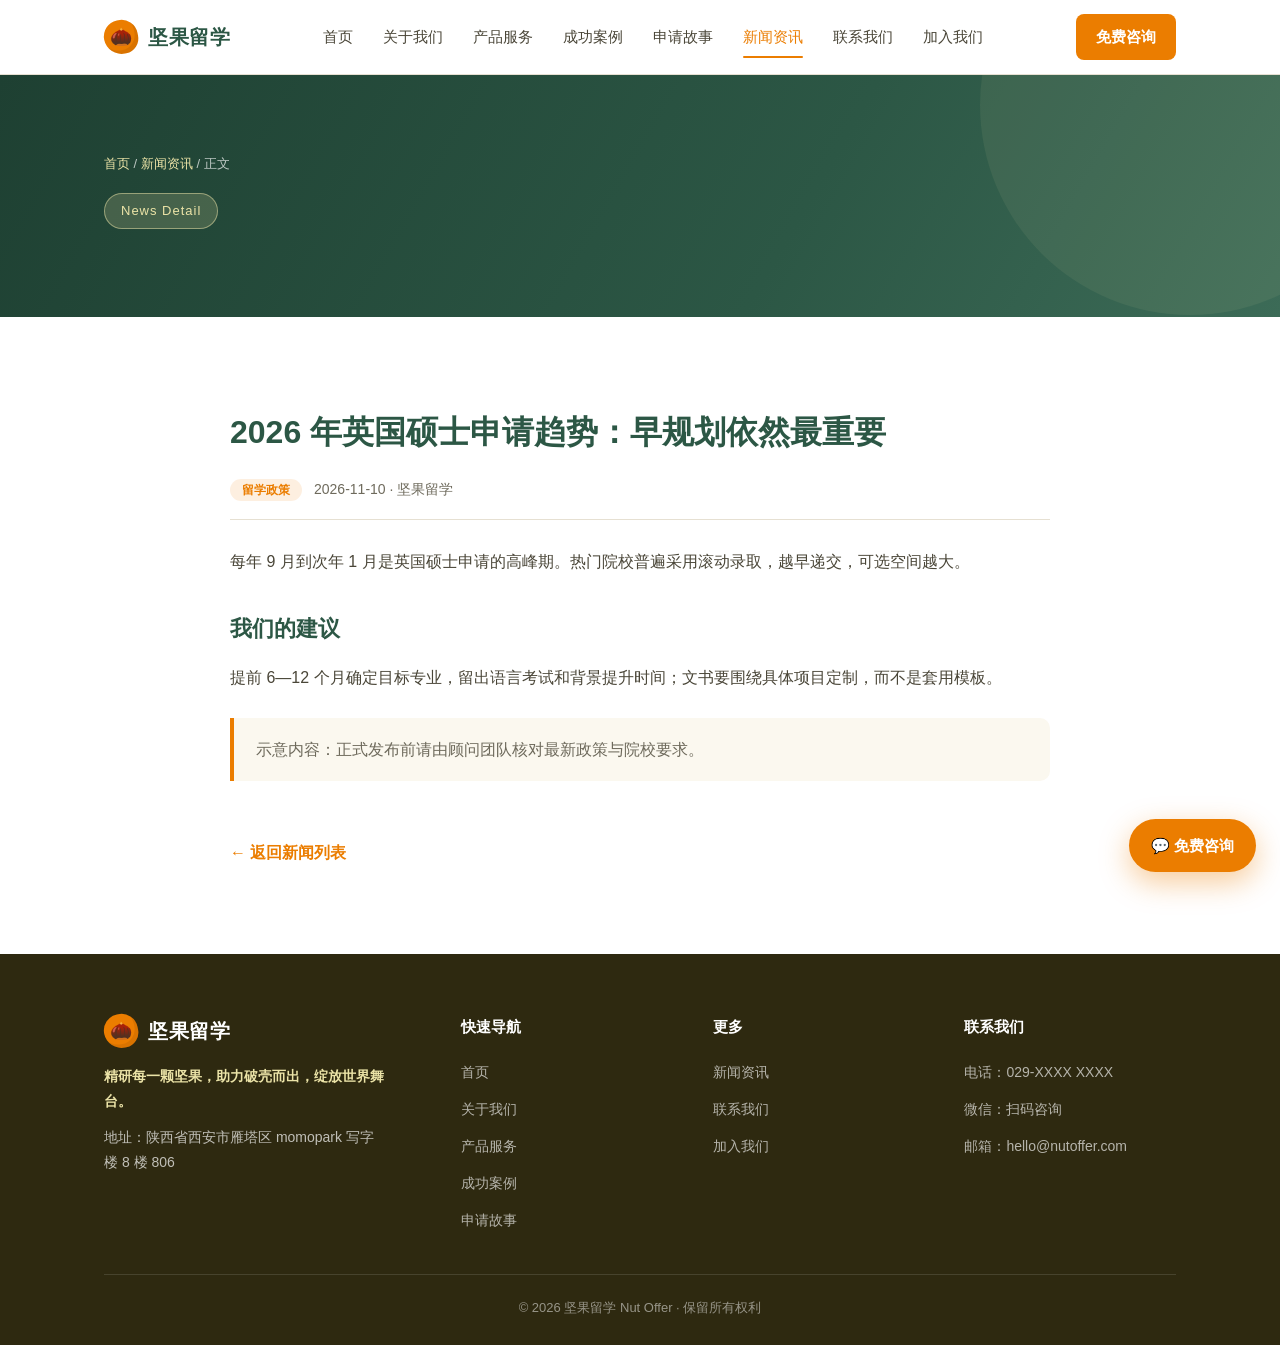
<file: news-detail.html>
<!DOCTYPE html>
<html lang="zh-CN">
<head>
<meta charset="UTF-8">
<meta name="viewport" content="width=device-width, initial-scale=1.0">
<title>资讯详情 — 坚果留学</title>
<link rel="stylesheet" href="assets/css/style.css">
<script src="assets/js/components.js"></script>
<script src="assets/js/data.js"></script>
<script src="assets/js/main.js"></script>
</head>
<body>

<div id="site-header"></div>

<section class="page-hero">
  <div class="wrap">
    <div class="crumb"><a href="index.html">首页</a> / <a href="news.html">新闻资讯</a> / 正文</div>
    <span class="hero-tag">News Detail</span>
  </div>
</section>

<section>
  <div class="wrap">
    <div class="article" data-news-detail></div>
  </div>
</section>

<div id="site-footer"></div>

</body>
</html>
</file>
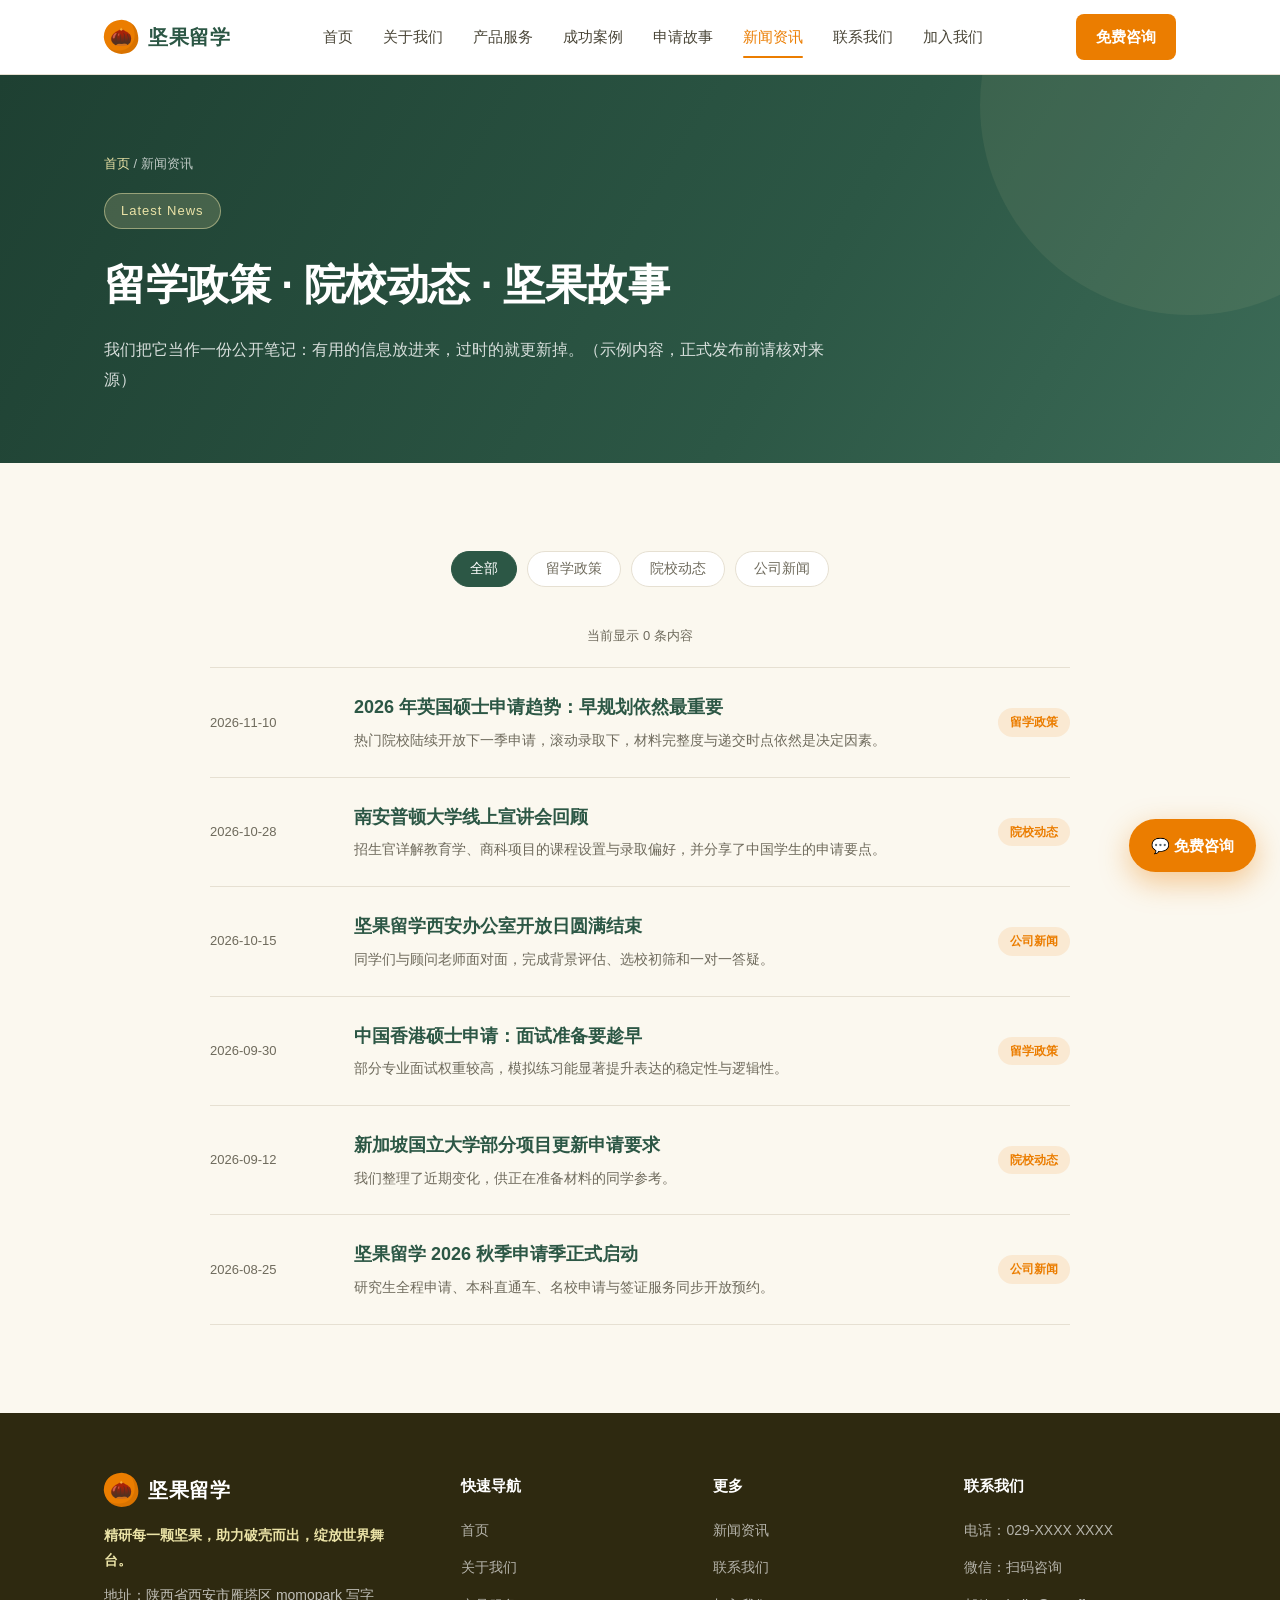
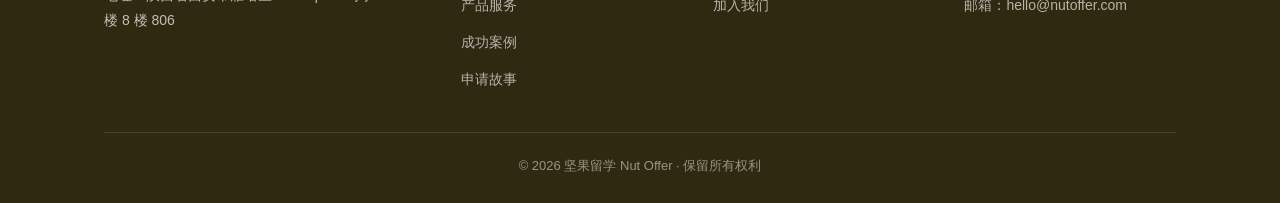
<file: news.html>
<!DOCTYPE html>
<html lang="zh-CN">
<head>
<meta charset="UTF-8">
<meta name="viewport" content="width=device-width, initial-scale=1.0">
<title>新闻资讯 — 坚果留学</title>
<link rel="stylesheet" href="assets/css/style.css">
<script src="assets/js/components.js"></script>
<script src="assets/js/data.js"></script>
<script src="assets/js/main.js"></script>
</head>
<body>

<div id="site-header"></div>

<section class="page-hero">
  <div class="wrap">
    <div class="crumb"><a href="index.html">首页</a> / 新闻资讯</div>
    <span class="hero-tag">Latest News</span>
    <h1>留学政策 · 院校动态 · 坚果故事</h1>
    <p>我们把它当作一份公开笔记：有用的信息放进来，过时的就更新掉。（示例内容，正式发布前请核对来源）</p>
  </div>
</section>

<section style="background:var(--cream)">
  <div class="wrap">
    <div class="filter-bar" data-filter-group="news">
      <button class="filter-btn active" data-filter-value="all">全部</button>
      <button class="filter-btn" data-filter-value="留学政策">留学政策</button>
      <button class="filter-btn" data-filter-value="院校动态">院校动态</button>
      <button class="filter-btn" data-filter-value="公司新闻">公司新闻</button>
    </div>
    <div class="filter-hint" data-filter-hint="news"></div>
    <div class="news-list" data-render="news" style="margin-top:20px"></div>
  </div>
</section>

<div id="site-footer"></div>

</body>
</html>
</file>
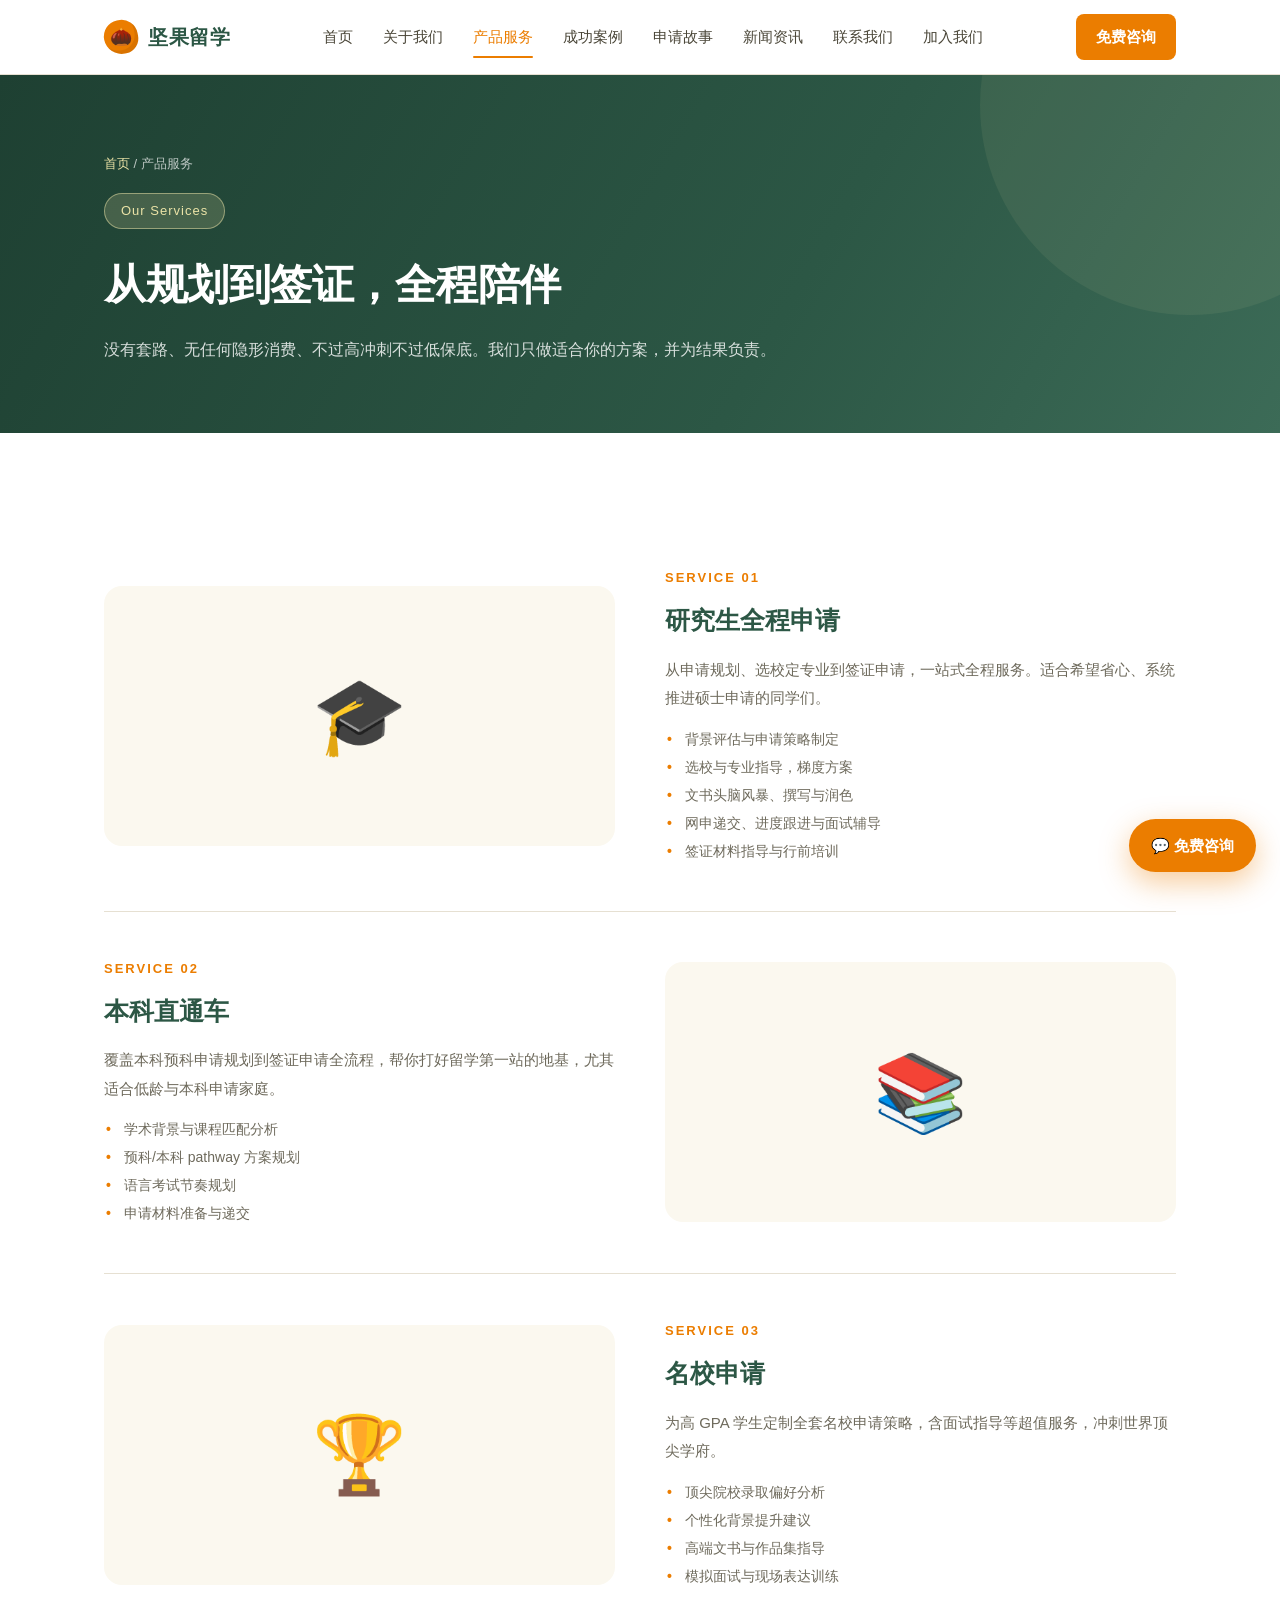
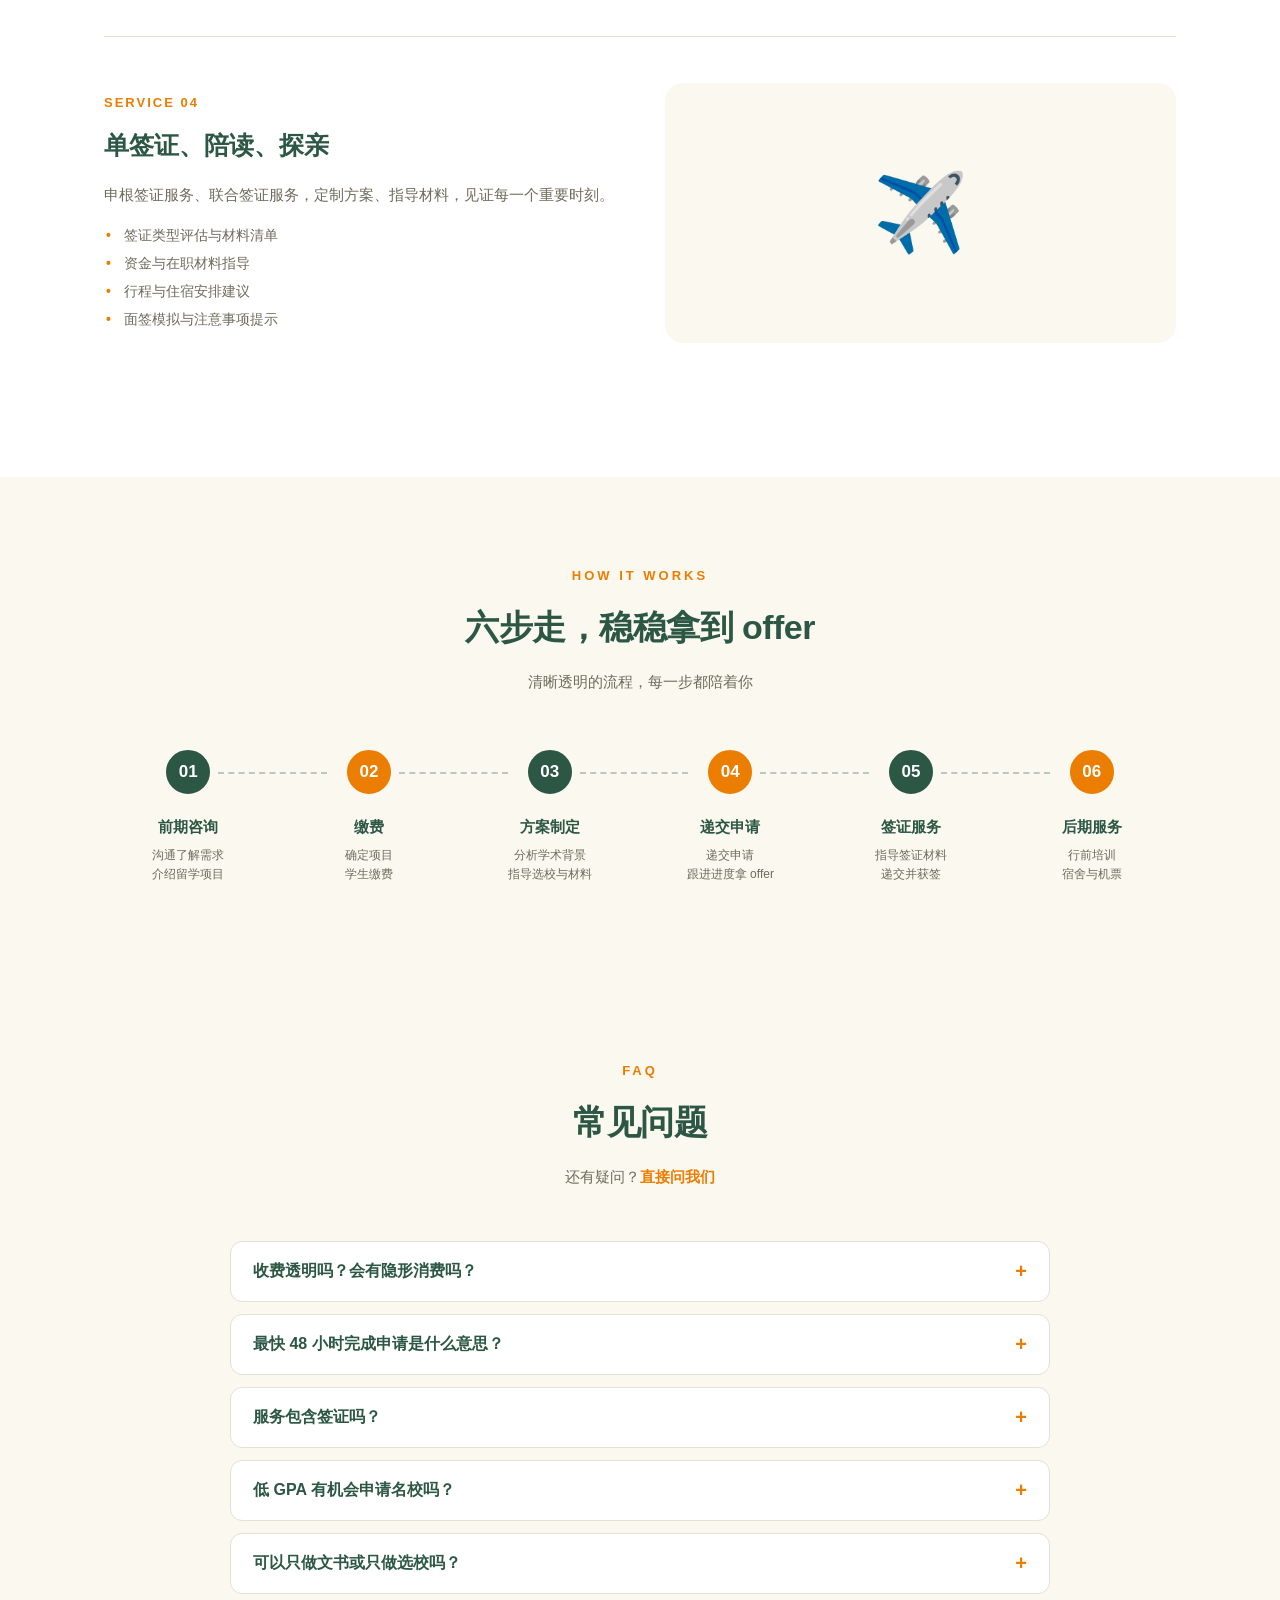
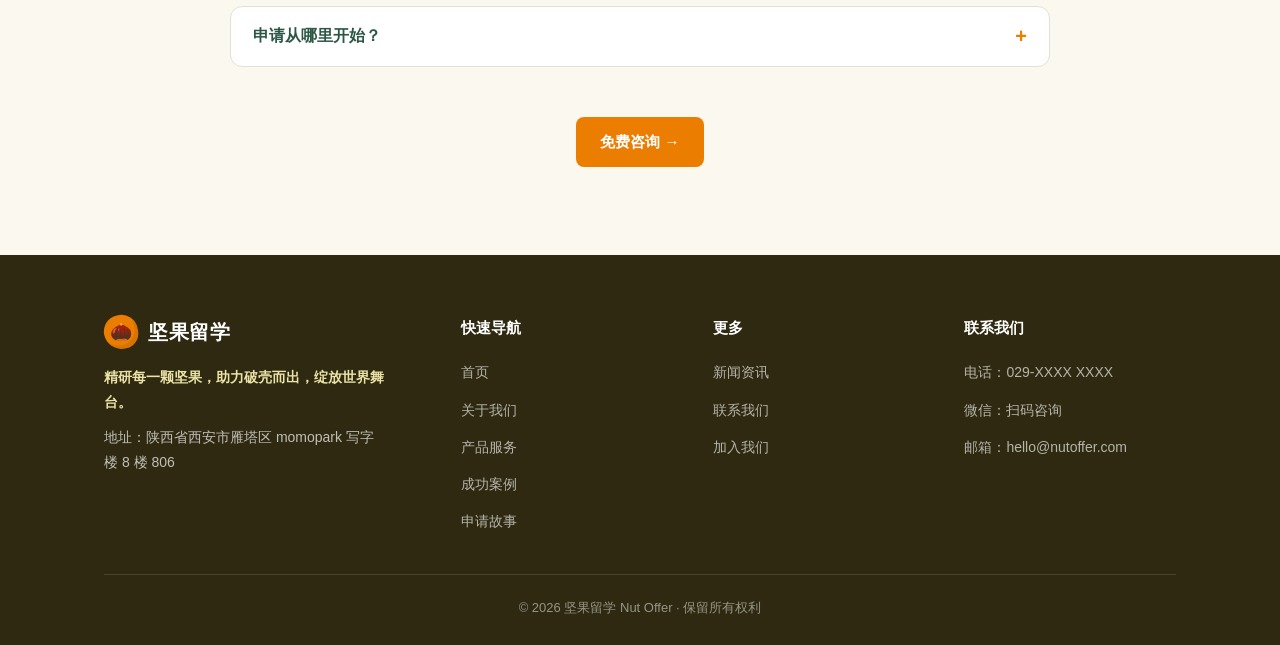
<file: services.html>
<!DOCTYPE html>
<html lang="zh-CN">
<head>
<meta charset="UTF-8">
<meta name="viewport" content="width=device-width, initial-scale=1.0">
<title>产品服务 — 坚果留学</title>
<link rel="stylesheet" href="assets/css/style.css">
<script src="assets/js/components.js"></script>
<script src="assets/js/data.js"></script>
<script src="assets/js/main.js"></script>
</head>
<body>

<div id="site-header"></div>

<section class="page-hero">
  <div class="wrap">
    <div class="crumb"><a href="index.html">首页</a> / 产品服务</div>
    <span class="hero-tag">Our Services</span>
    <h1>从规划到签证，全程陪伴</h1>
    <p>没有套路、无任何隐形消费、不过高冲刺不过低保底。我们只做适合你的方案，并为结果负责。</p>
  </div>
</section>

<section>
  <div class="wrap">
    <div class="service-detail">
      <div class="sd-visual">🎓</div>
      <div class="sd-body">
        <div class="sd-no">SERVICE 01</div>
        <h3>研究生全程申请</h3>
        <p>从申请规划、选校定专业到签证申请，一站式全程服务。适合希望省心、系统推进硕士申请的同学们。</p>
        <ul>
          <li>背景评估与申请策略制定</li>
          <li>选校与专业指导，梯度方案</li>
          <li>文书头脑风暴、撰写与润色</li>
          <li>网申递交、进度跟进与面试辅导</li>
          <li>签证材料指导与行前培训</li>
        </ul>
      </div>
    </div>
    <div class="service-detail">
      <div class="sd-visual">📚</div>
      <div class="sd-body">
        <div class="sd-no">SERVICE 02</div>
        <h3>本科直通车</h3>
        <p>覆盖本科预科申请规划到签证申请全流程，帮你打好留学第一站的地基，尤其适合低龄与本科申请家庭。</p>
        <ul>
          <li>学术背景与课程匹配分析</li>
          <li>预科/本科 pathway 方案规划</li>
          <li>语言考试节奏规划</li>
          <li>申请材料准备与递交</li>
        </ul>
      </div>
    </div>
    <div class="service-detail">
      <div class="sd-visual">🏆</div>
      <div class="sd-body">
        <div class="sd-no">SERVICE 03</div>
        <h3>名校申请</h3>
        <p>为高 GPA 学生定制全套名校申请策略，含面试指导等超值服务，冲刺世界顶尖学府。</p>
        <ul>
          <li>顶尖院校录取偏好分析</li>
          <li>个性化背景提升建议</li>
          <li>高端文书与作品集指导</li>
          <li>模拟面试与现场表达训练</li>
        </ul>
      </div>
    </div>
    <div class="service-detail">
      <div class="sd-visual">✈️</div>
      <div class="sd-body">
        <div class="sd-no">SERVICE 04</div>
        <h3>单签证、陪读、探亲</h3>
        <p>申根签证服务、联合签证服务，定制方案、指导材料，见证每一个重要时刻。</p>
        <ul>
          <li>签证类型评估与材料清单</li>
          <li>资金与在职材料指导</li>
          <li>行程与住宿安排建议</li>
          <li>面签模拟与注意事项提示</li>
        </ul>
      </div>
    </div>
  </div>
</section>

<section class="flow">
  <div class="wrap">
    <div class="sec-head">
      <div class="sec-kicker">How It Works</div>
      <h2 class="sec-title">六步走，稳稳拿到 offer</h2>
      <p class="sec-sub">清晰透明的流程，每一步都陪着你</p>
    </div>
    <div class="flow-grid">
      <div class="flow-step"><div class="flow-num">01</div><h4>前期咨询</h4><p>沟通了解需求<br>介绍留学项目</p></div>
      <div class="flow-step"><div class="flow-num">02</div><h4>缴费</h4><p>确定项目<br>学生缴费</p></div>
      <div class="flow-step"><div class="flow-num">03</div><h4>方案制定</h4><p>分析学术背景<br>指导选校与材料</p></div>
      <div class="flow-step"><div class="flow-num">04</div><h4>递交申请</h4><p>递交申请<br>跟进进度拿 offer</p></div>
      <div class="flow-step"><div class="flow-num">05</div><h4>签证服务</h4><p>指导签证材料<br>递交并获签</p></div>
      <div class="flow-step"><div class="flow-num">06</div><h4>后期服务</h4><p>行前培训<br>宿舍与机票</p></div>
    </div>
  </div>
</section>

<section style="background:var(--cream)">
  <div class="wrap">
    <div class="sec-head">
      <div class="sec-kicker">FAQ</div>
      <h2 class="sec-title">常见问题</h2>
      <p class="sec-sub">还有疑问？<a href="contact.html" style="color:var(--orange);font-weight:700">直接问我们</a></p>
    </div>
    <div class="faq">
      <div class="faq-item"><button class="faq-q"><span>收费透明吗？会有隐形消费吗？</span><span>+</span></button><div class="faq-a">我们承诺无套路、无任何隐形消费。服务内容与费用在签约前一次性说明清楚。</div></div>
      <div class="faq-item"><button class="faq-q"><span>最快 48 小时完成申请是什么意思？</span><span>+</span></button><div class="faq-a">指材料齐备、方案确认后的网申递交速度，具体时间取决于项目与院校要求。</div></div>
      <div class="faq-item"><button class="faq-q"><span>服务包含签证吗？</span><span>+</span></button><div class="faq-a">研究生全程申请与本科直通车均包含签证指导；如只需单独签证服务，可选择第 4 项服务。</div></div>
      <div class="faq-item"><button class="faq-q"><span>低 GPA 有机会申请名校吗？</span><span>+</span></button><div class="faq-a">有机会。我们会结合院校偏好、专业匹配度和文书叙事，制定“冲刺 + 匹配 + 保底”的梯度方案。</div></div>
      <div class="faq-item"><button class="faq-q"><span>可以只做文书或只做选校吗？</span><span>+</span></button><div class="faq-a">可以，具体服务范围与费用请在免费咨询时说明，我们会给出对应方案。</div></div>
      <div class="faq-item"><button class="faq-q"><span>申请从哪里开始？</span><span>+</span></button><div class="faq-a">先预约免费咨询，我们会做初步背景评估，再决定是否签约以及适合的申请方案。</div></div>
    </div>
    <div class="center-cta"><a href="contact.html" class="btn">免费咨询 →</a></div>
  </div>
</section>

<div id="site-footer"></div>

</body>
</html>
</file>
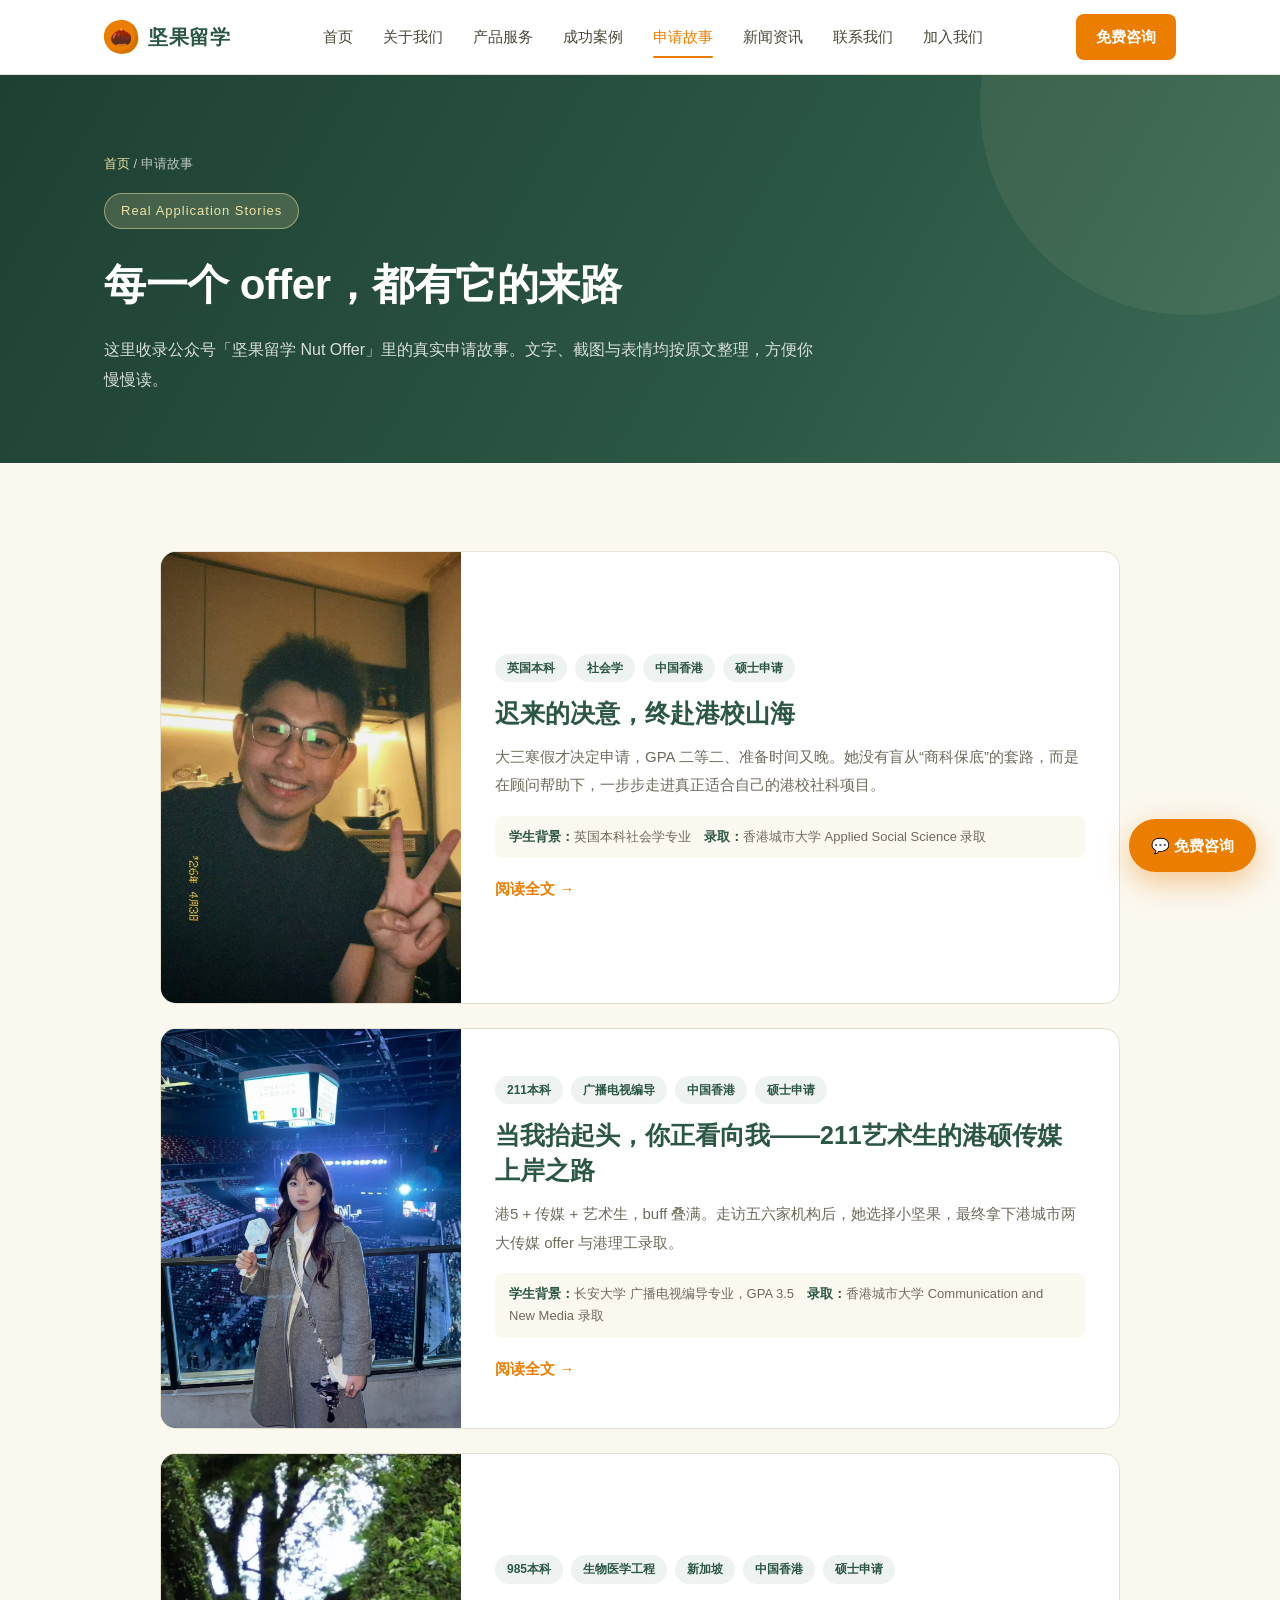
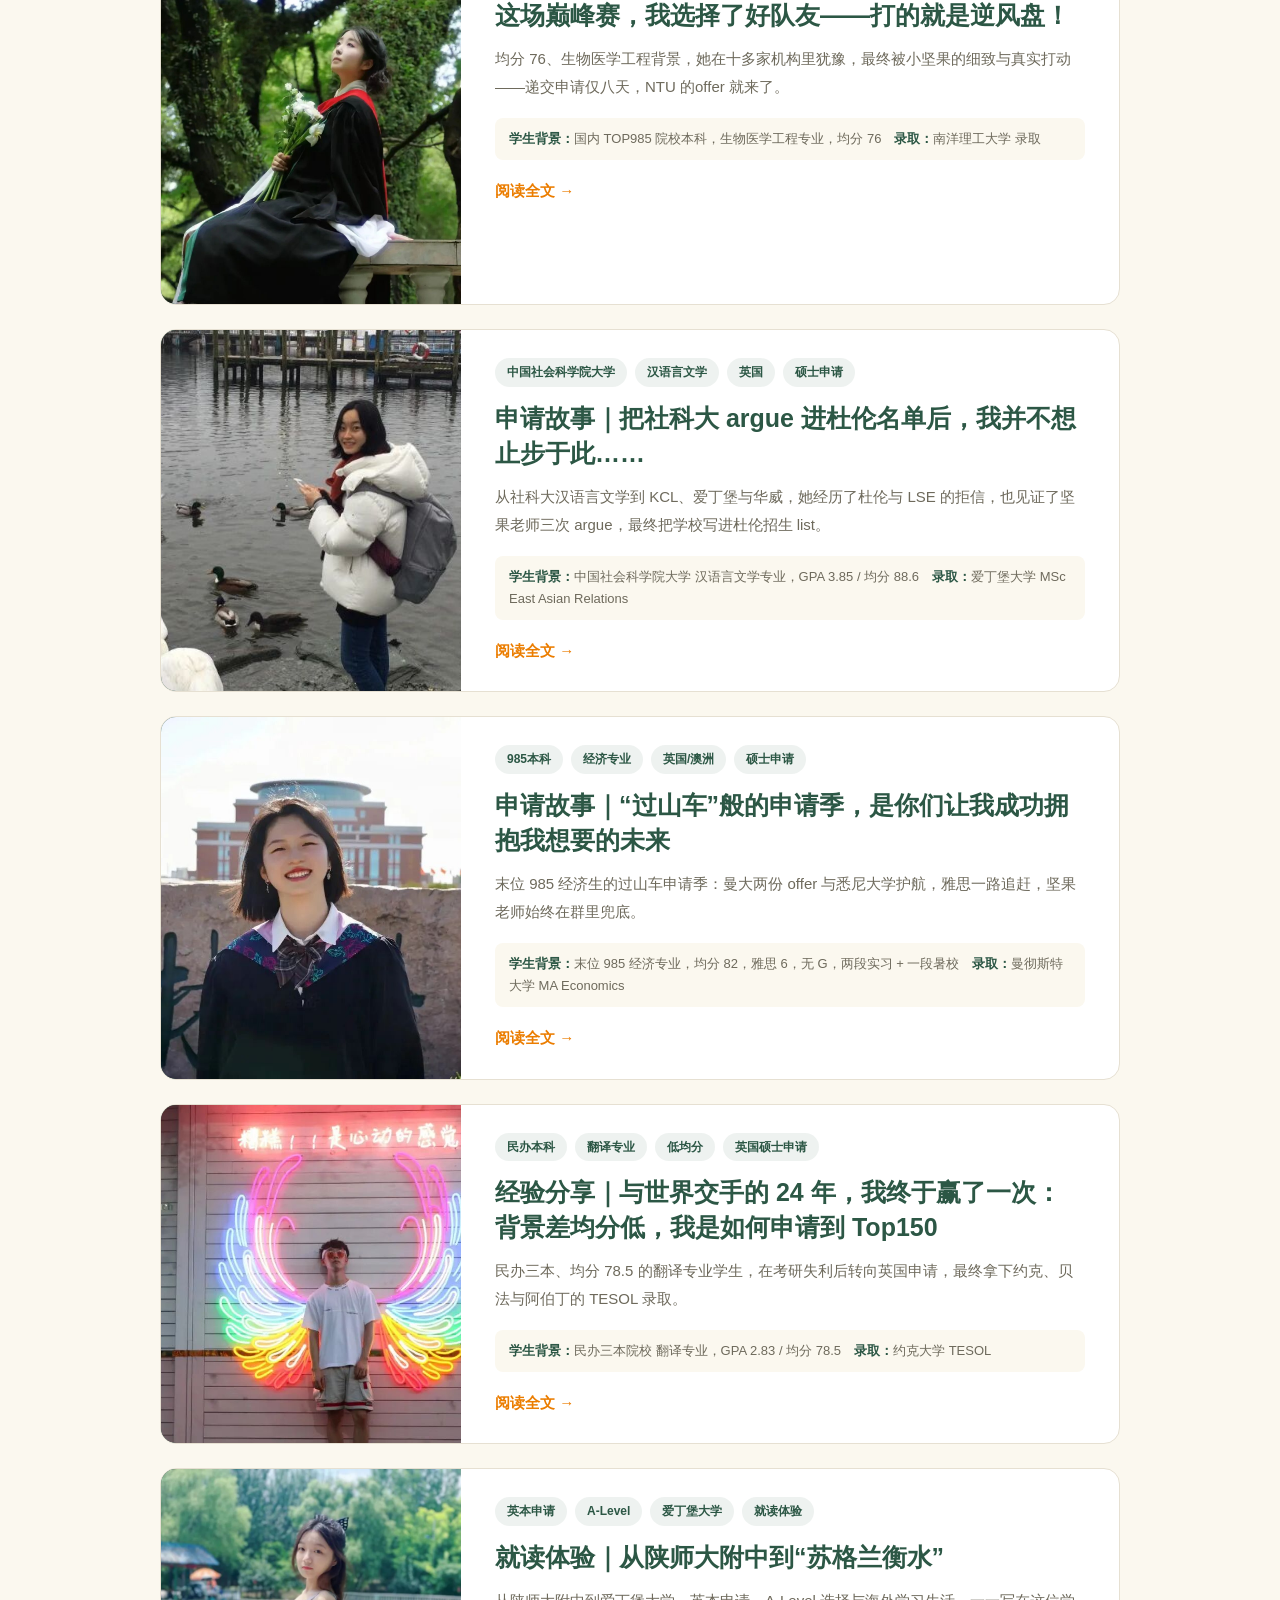
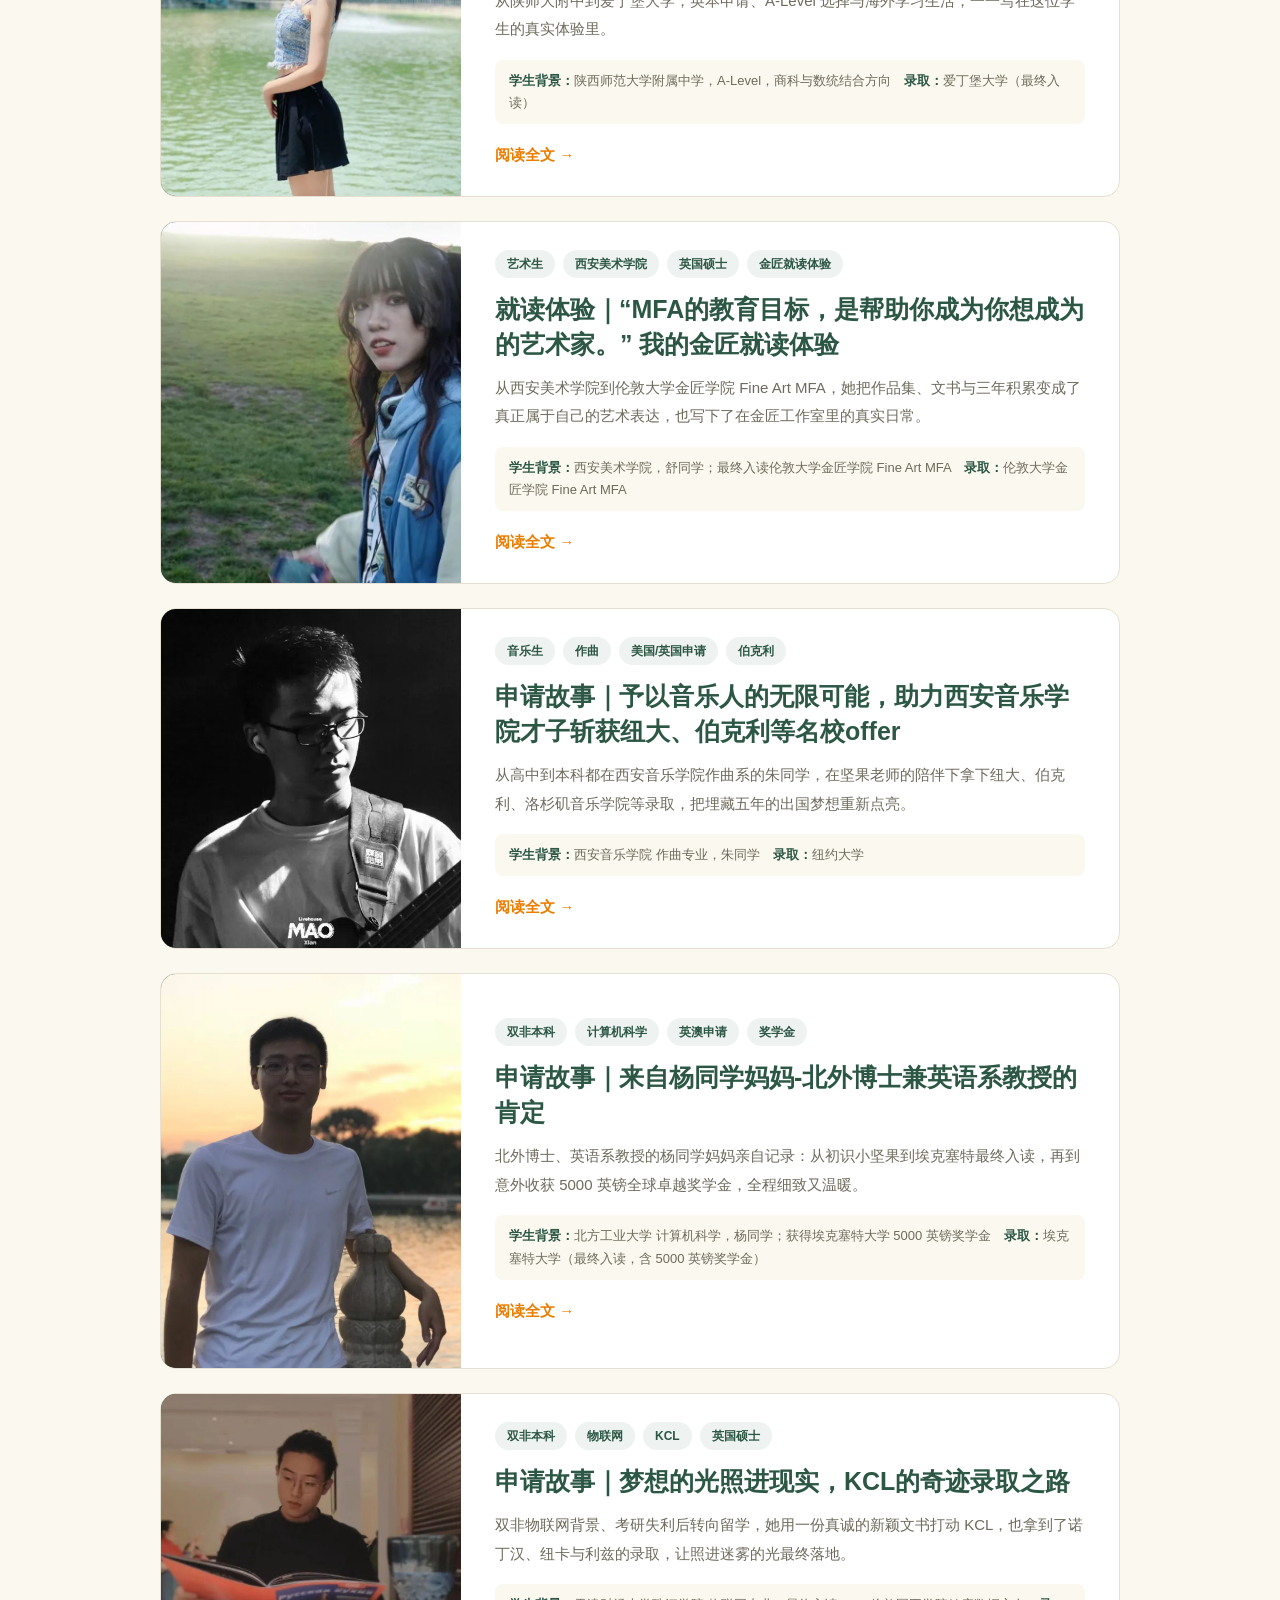
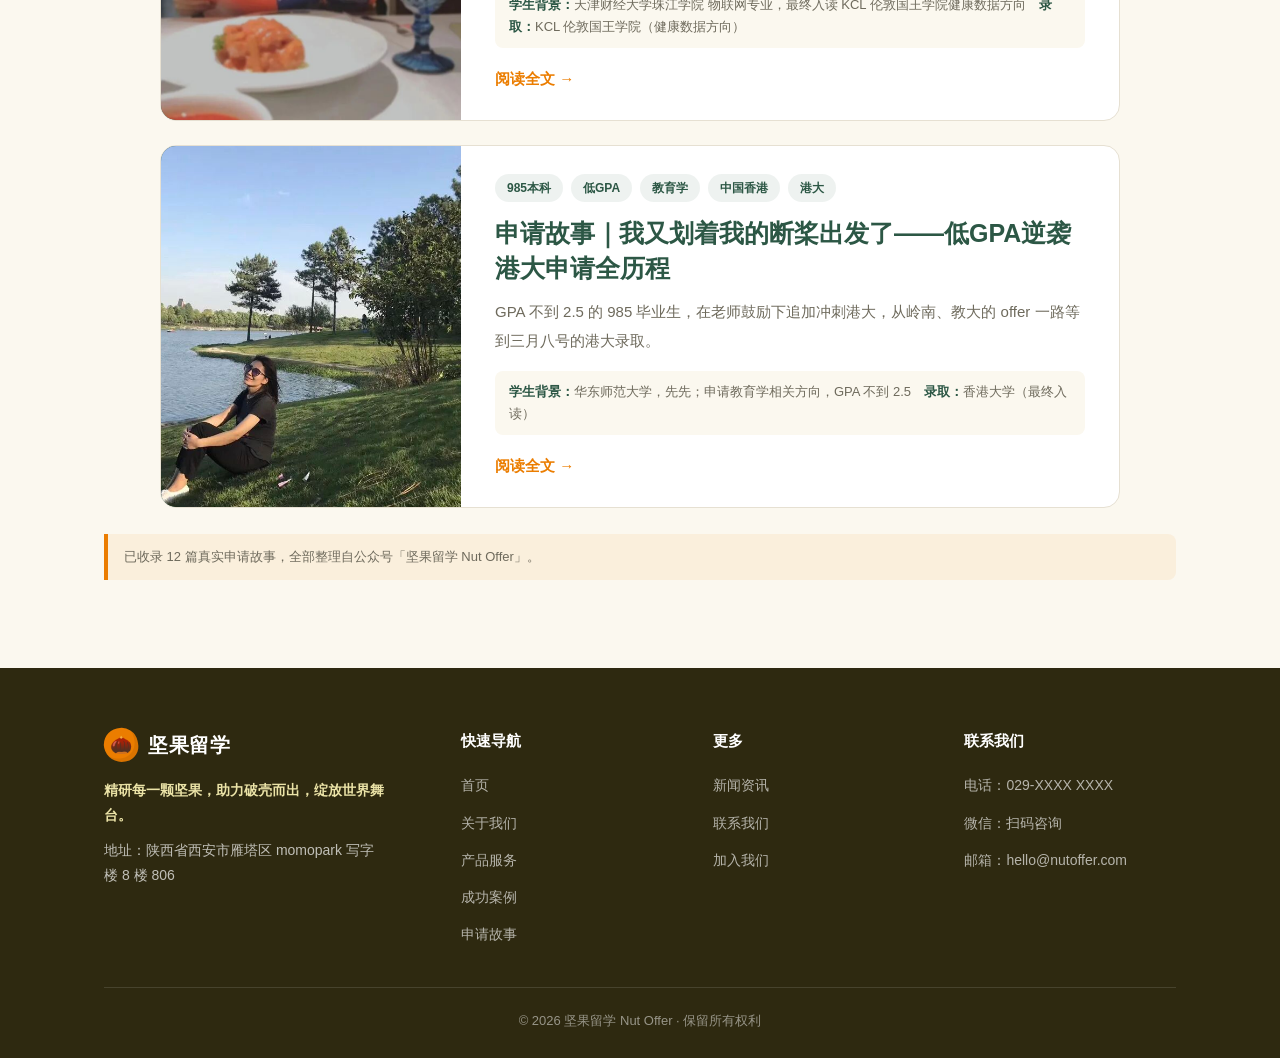
<file: stories.html>
<!DOCTYPE html>
<html lang="zh-CN">
<head>
<meta charset="UTF-8">
<meta name="viewport" content="width=device-width, initial-scale=1.0">
<title>申请故事 — 坚果留学</title>
<link rel="stylesheet" href="assets/css/style.css">
<script src="assets/js/components.js"></script>
<script src="assets/js/data.js"></script>
<script src="assets/js/main.js"></script>
</head>
<body>

<div id="site-header"></div>

<section class="page-hero">
  <div class="wrap">
    <div class="crumb"><a href="index.html">首页</a> / 申请故事</div>
    <span class="hero-tag">Real Application Stories</span>
    <h1>每一个 offer，都有它的来路</h1>
    <p>这里收录公众号「坚果留学 Nut Offer」里的真实申请故事。文字、截图与表情均按原文整理，方便你慢慢读。</p>
  </div>
</section>

<section style="background:var(--cream)">
  <div class="wrap">
    <div class="story-list-grid" data-render="stories"></div>
    <div class="notice">已收录 12 篇真实申请故事，全部整理自公众号「坚果留学 Nut Offer」。</div>
  </div>
</section>

<div id="site-footer"></div>

</body>
</html>
</file>
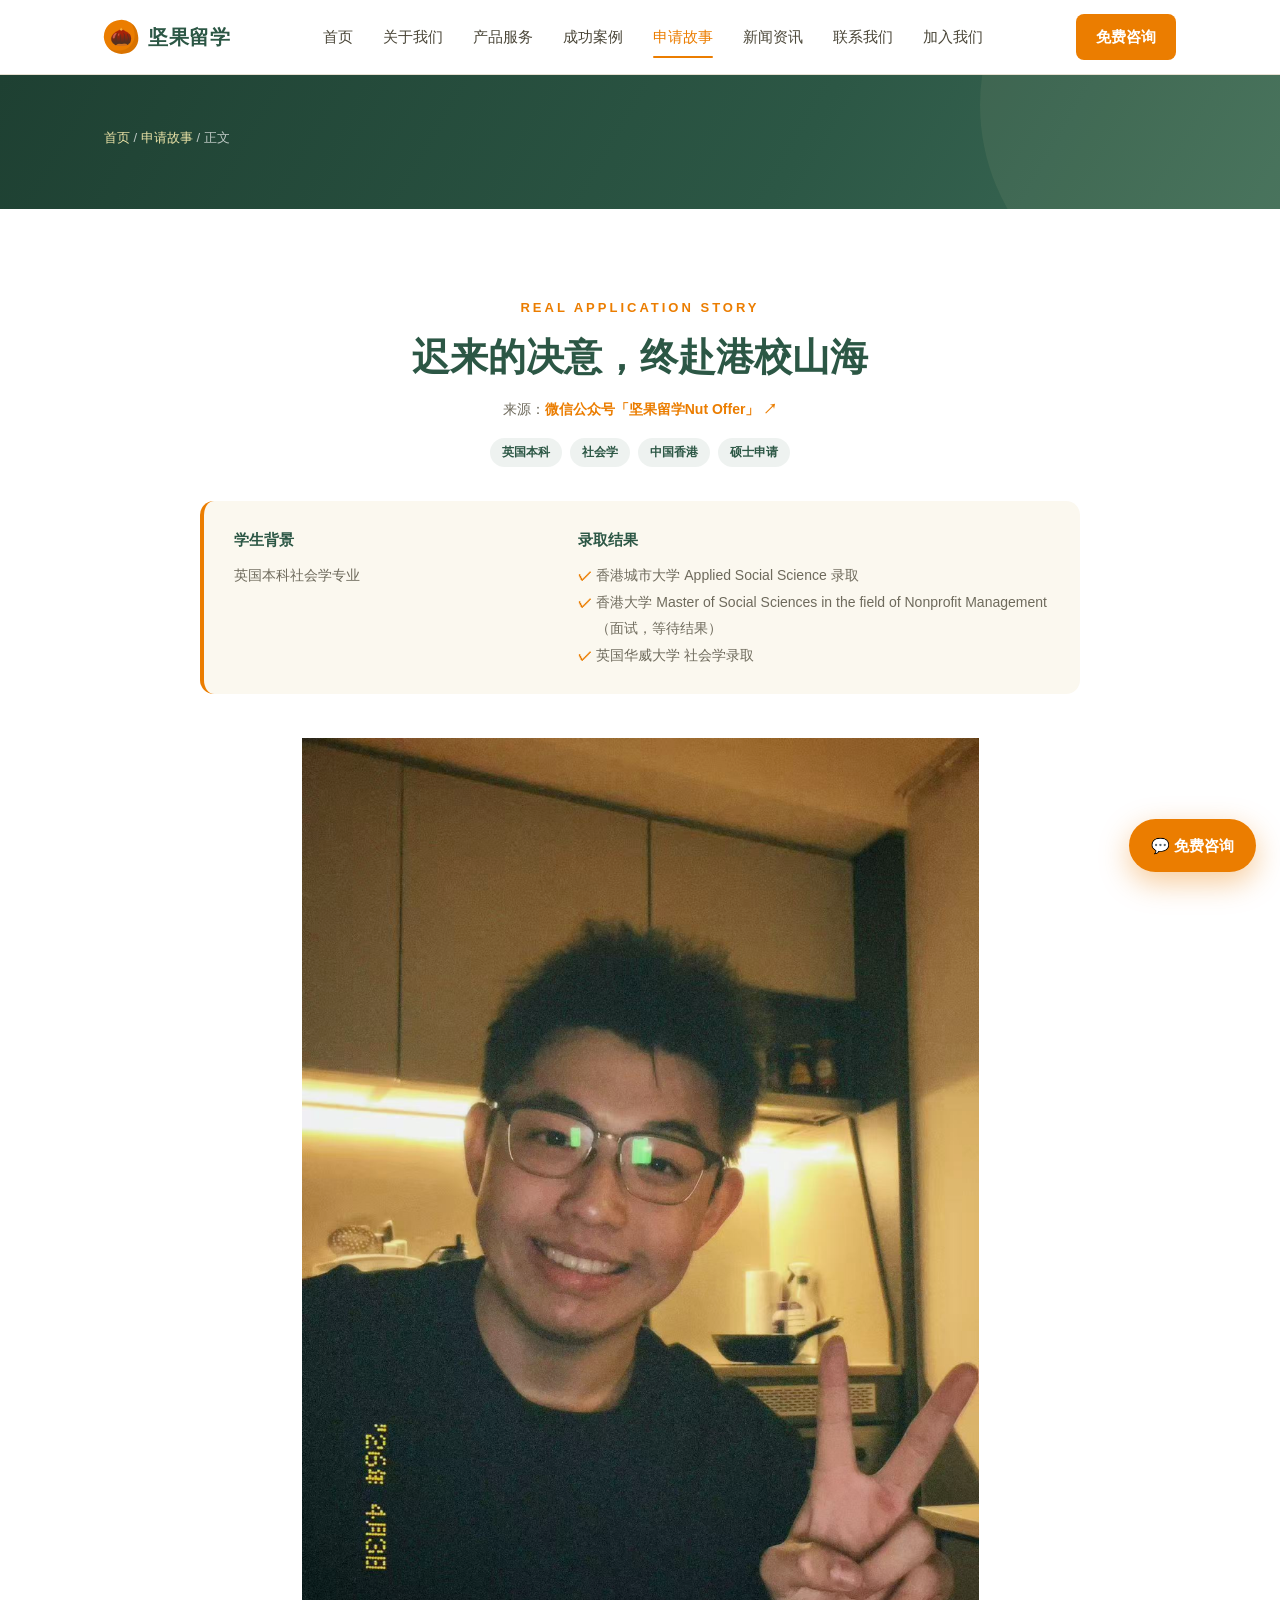
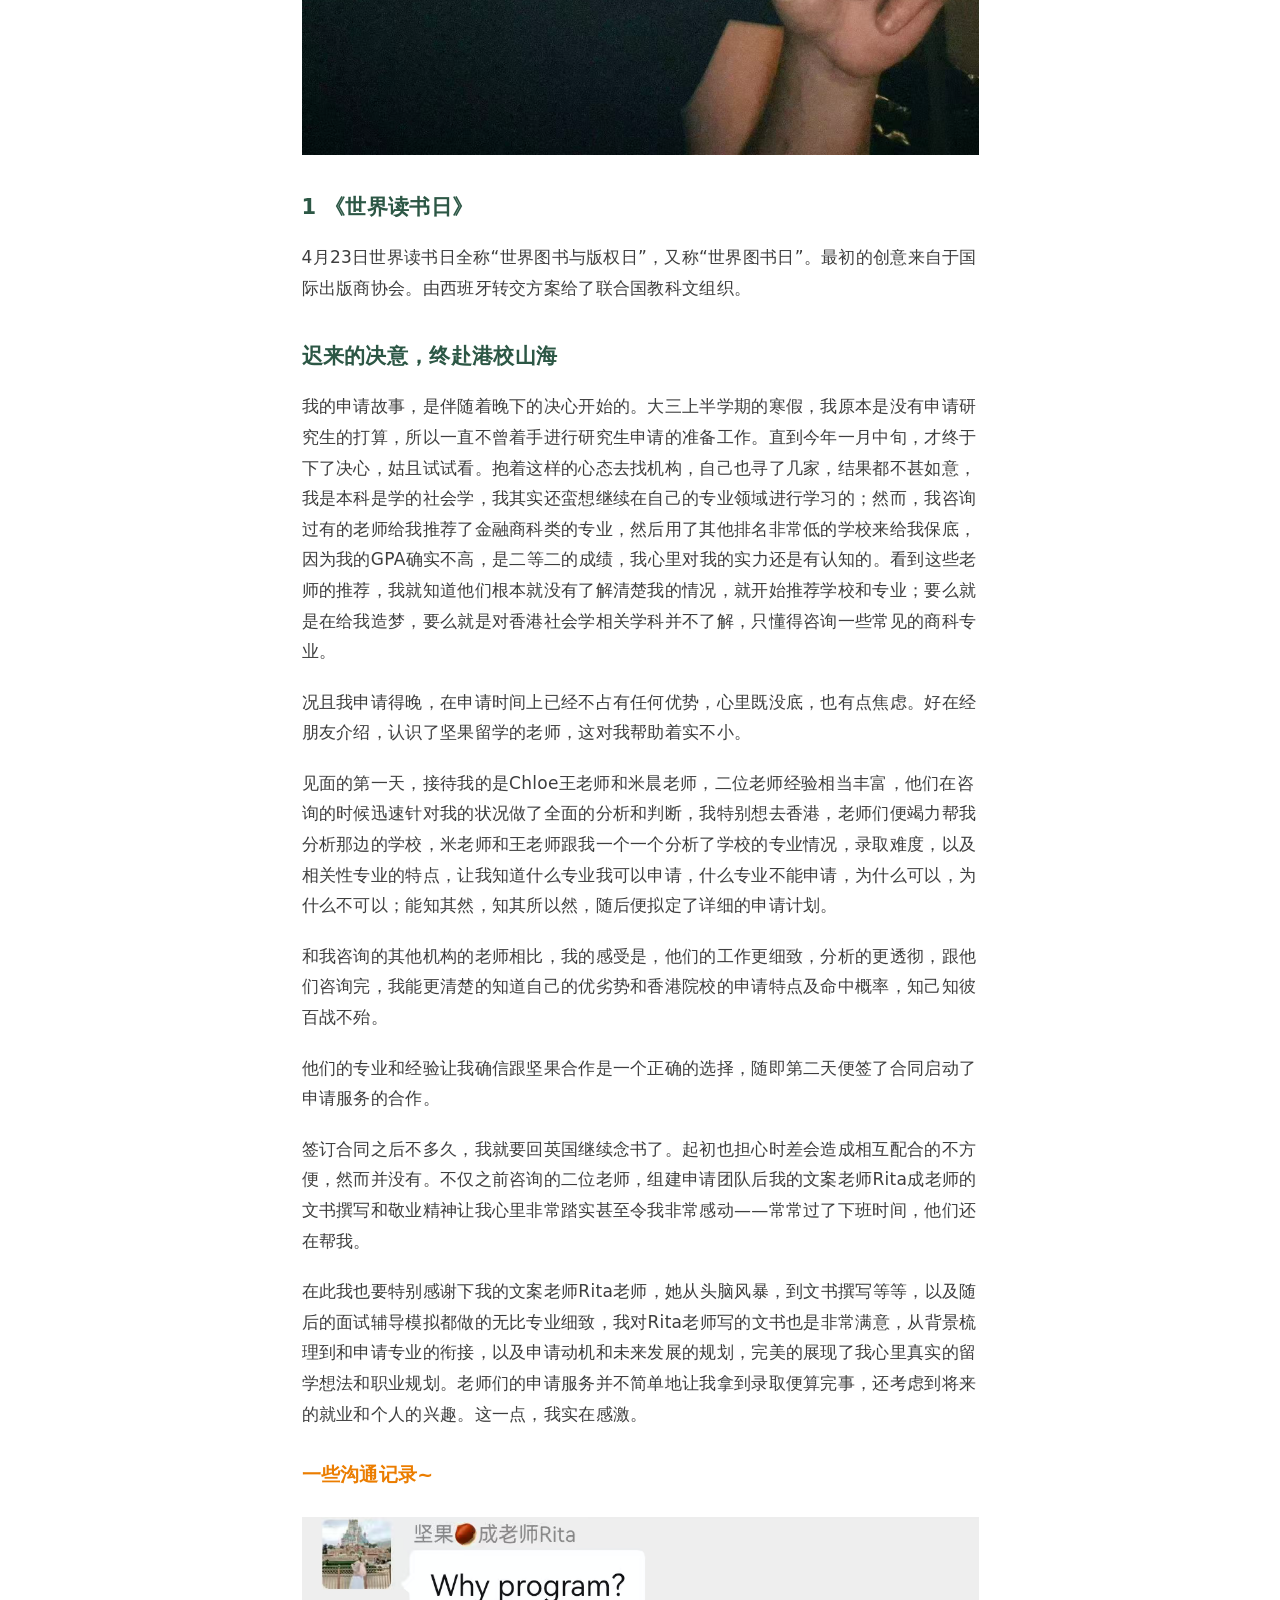
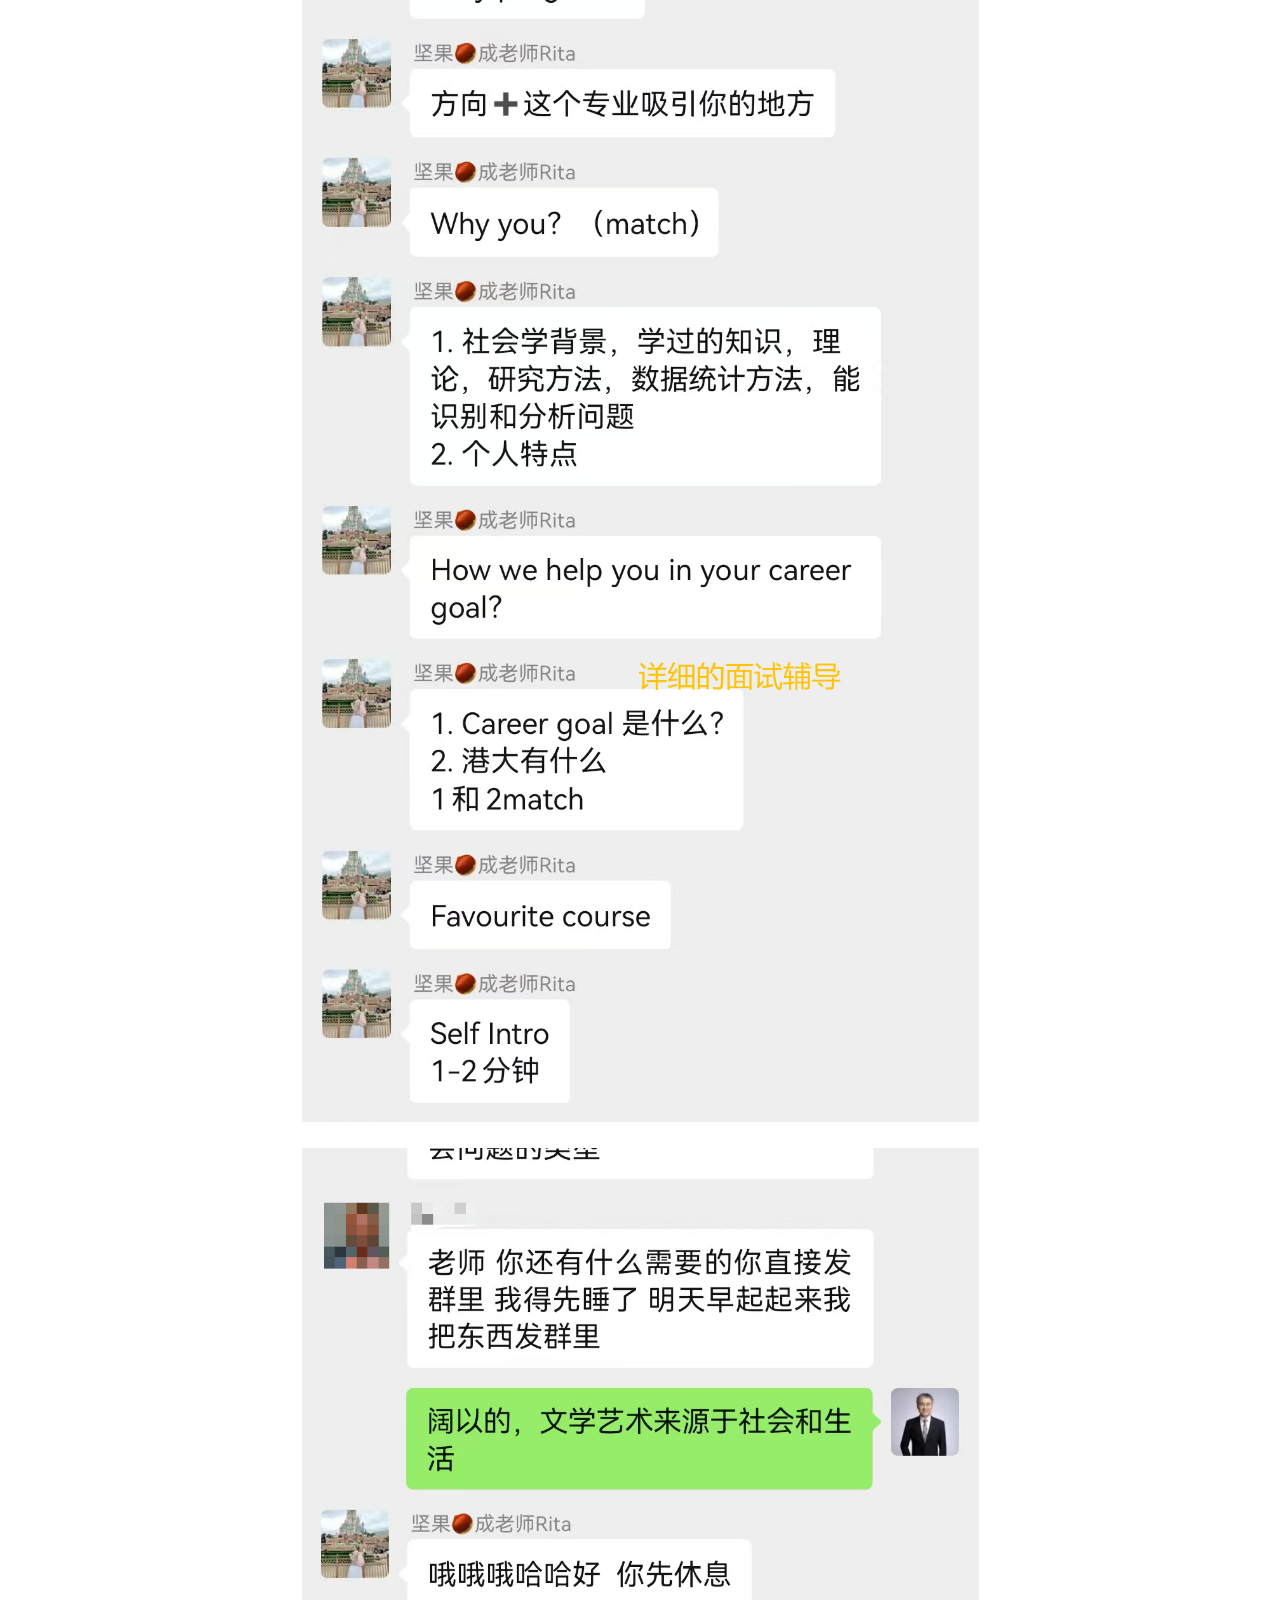
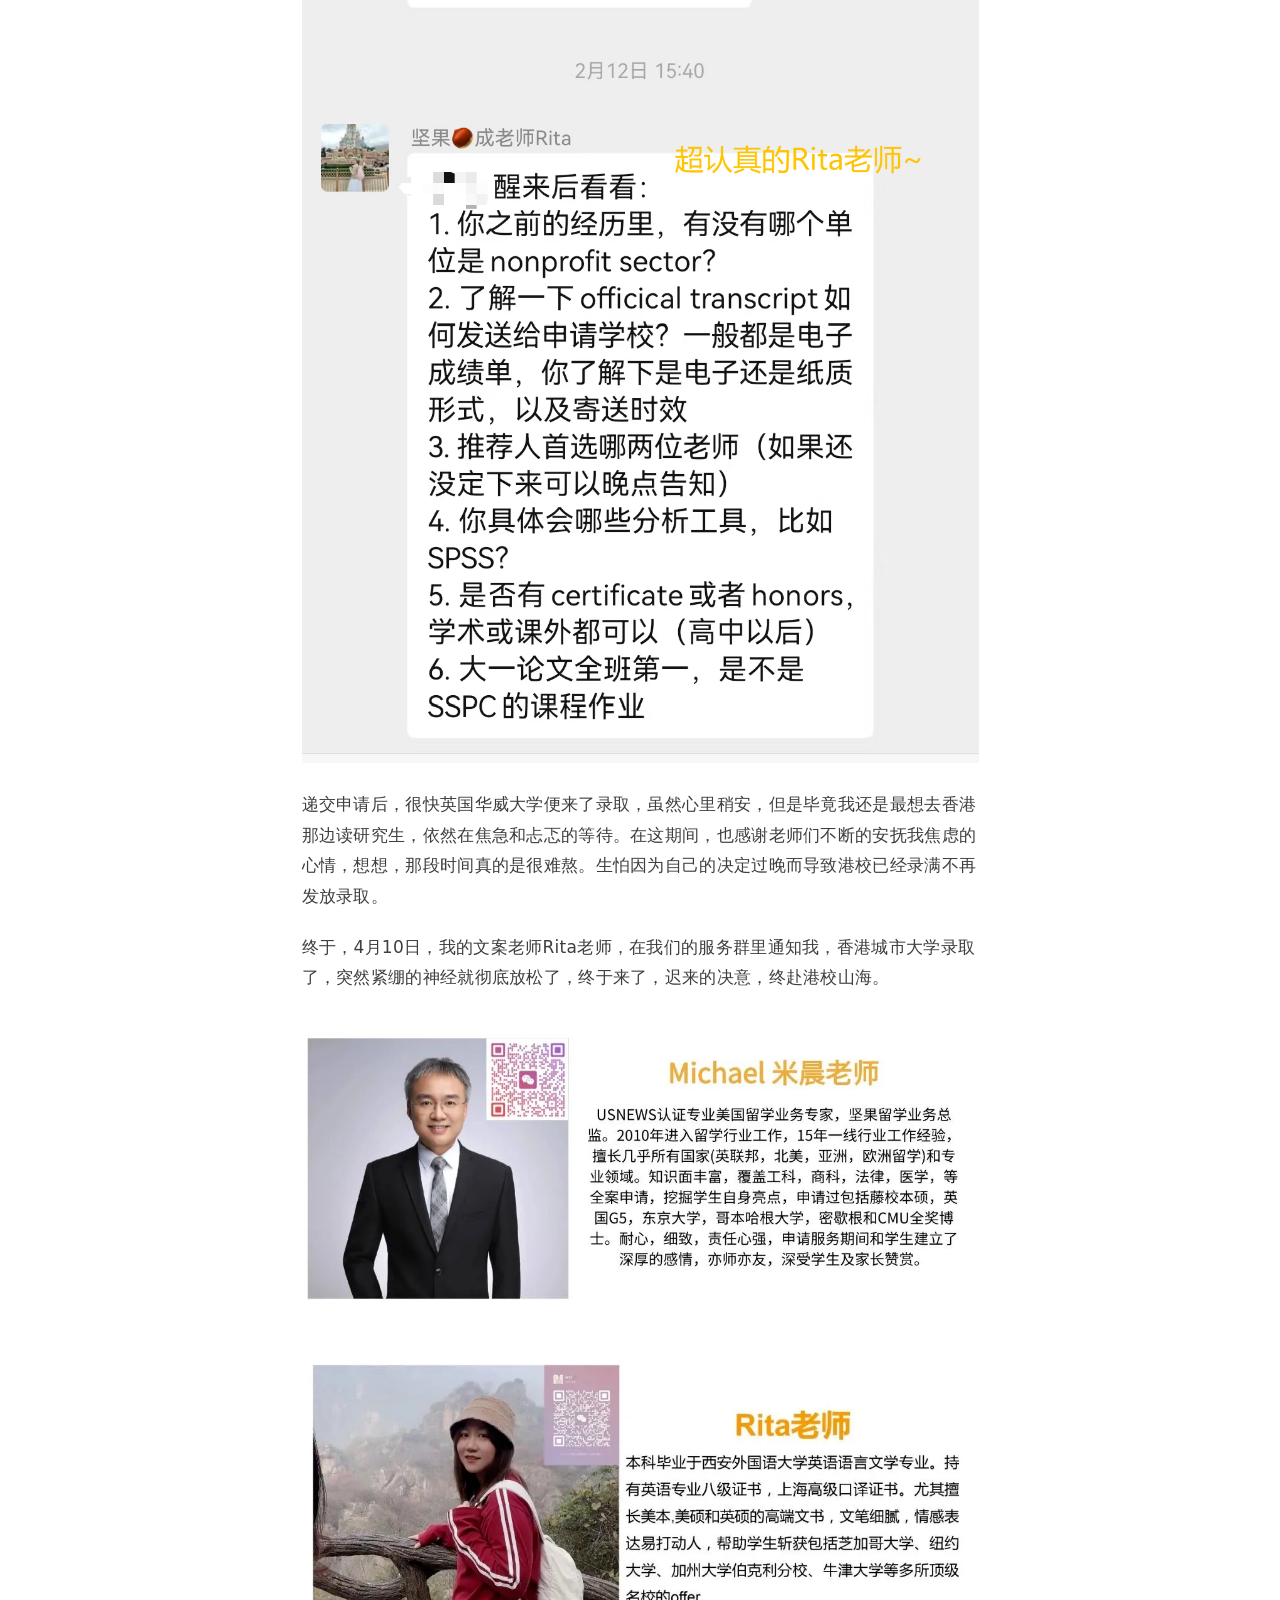
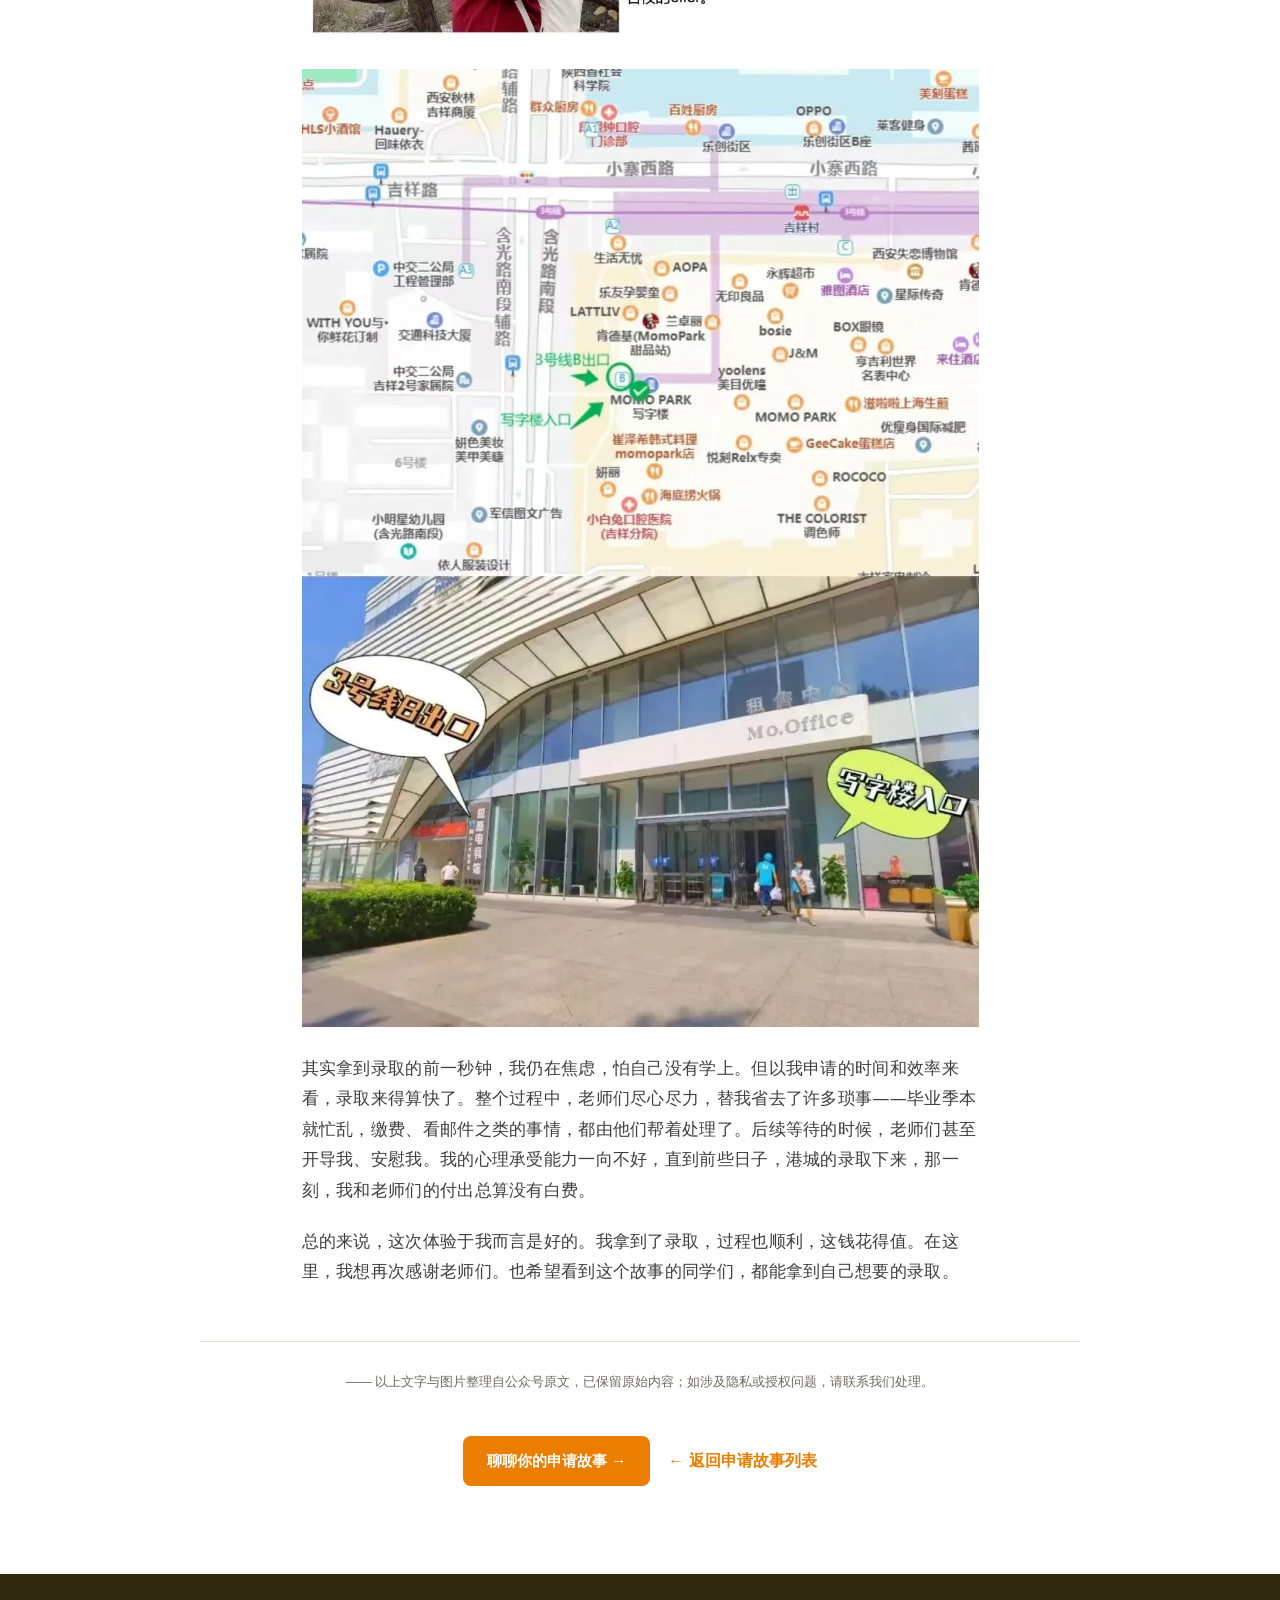
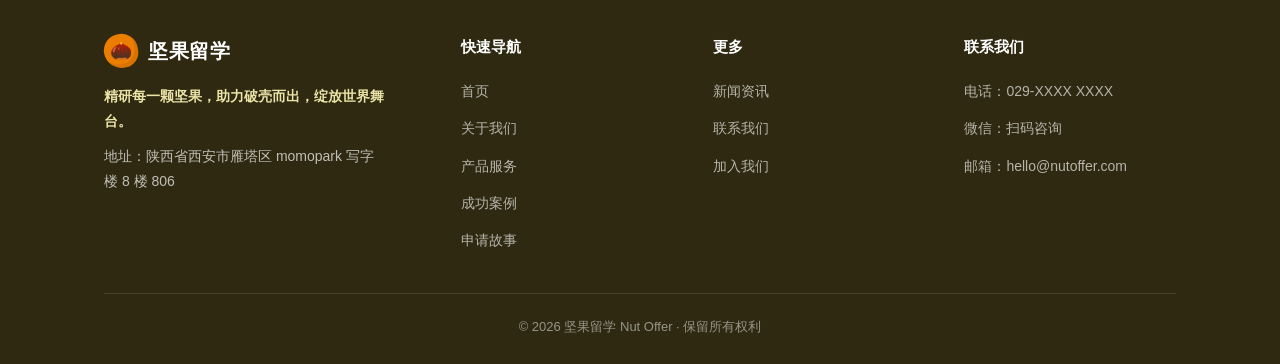
<file: story.html>
<!DOCTYPE html>
<html lang="zh-CN">
<head>
<meta charset="UTF-8">
<meta name="viewport" content="width=device-width, initial-scale=1.0">
<title>申请故事详情 — 坚果留学</title>
<link rel="stylesheet" href="assets/css/style.css">
<script src="assets/js/components.js"></script>
<script src="assets/js/data.js"></script>
<script src="assets/js/main.js"></script>
</head>
<body>

<div id="site-header"></div>

<section class="page-hero" style="padding:52px 0 42px">
  <div class="wrap">
    <div class="crumb"><a href="index.html">首页</a> / <a href="stories.html">申请故事</a> / 正文</div>
  </div>
</section>

<section>
  <div class="wrap">
    <div class="story-wrap" data-story-detail></div>
  </div>
</section>

<div id="site-footer"></div>

</body>
</html>
</file>
<file: assets/css/style.css>
/* ============================================================
   坚果留学 Nut Offer — 全站共享样式
   设计系统来自 PROJECT_BRIEF.md，勿随意改色值
   ============================================================ */
:root{
  --orange:#EB7D00;
  --orange-dark:#C96800;
  --green:#2C5745;
  --green-deep:#1E4032;
  --vanilla:#EBE3A7;
  --brown:#2E2910;
  --cream:#FBF8EF;
  --white:#FFFFFF;
  --ink:#2E2910;
  --muted:#6E6A5C;
  --line:#E6E0D2;
  --radius-card:16px;
  --radius-btn:8px;
}
*{margin:0;padding:0;box-sizing:border-box}
html{scroll-behavior:smooth}
body{
  font-family:"PingFang SC","Microsoft YaHei","Hiragino Sans GB",-apple-system,BlinkMacSystemFont,"Segoe UI",sans-serif;
  color:var(--ink);background:var(--white);line-height:1.7;-webkit-font-smoothing:antialiased;
}
img{display:block;max-width:100%}
a{text-decoration:none;color:inherit}
ul{list-style:none}
.wrap{max-width:1120px;margin:0 auto;padding:0 24px}
section{padding:88px 0}

/* ---------- 通用按钮 ---------- */
.btn{
  display:inline-flex;align-items:center;justify-content:center;gap:8px;
  background:var(--orange);color:#fff;padding:12px 24px;border-radius:var(--radius-btn);
  font-size:15px;font-weight:700;border:none;cursor:pointer;
  transition:transform .2s,background .2s;
}
.btn:hover{background:var(--orange-dark);transform:translateY(-2px)}
.btn-sm{padding:10px 20px;font-size:14px}
.btn-ghost{
  display:inline-flex;align-items:center;justify-content:center;
  border:1.5px solid rgba(255,255,255,.7);color:#fff;
  padding:12px 26px;border-radius:var(--radius-btn);font-size:15px;font-weight:600;
  transition:background .2s;
}
.btn-ghost:hover{background:rgba(255,255,255,.12)}
.btn-green{background:var(--green)}
.btn-green:hover{background:var(--green-deep)}
.btn-outline-green{border:1.5px solid var(--green);color:var(--green);background:transparent}
.btn-outline-green:hover{background:var(--green);color:#fff}

/* ---------- 顶部导航 ---------- */
.nav{
  position:sticky;top:0;z-index:50;background:rgba(255,255,255,.96);
  backdrop-filter:blur(10px);border-bottom:1px solid var(--line);
}
.nav-inner{display:flex;align-items:center;justify-content:space-between;height:74px}
.logo{display:flex;align-items:center;gap:10px;font-size:20px;font-weight:800;letter-spacing:.5px;color:var(--green)}
.logo-mark{
  width:34px;height:34px;border-radius:50% 50% 46% 54%;background:var(--orange);
  display:flex;align-items:center;justify-content:center;color:#fff;font-size:18px;
  transform:rotate(-12deg);box-shadow:inset -3px -4px 0 rgba(0,0,0,.08);
}
.logo-mark span{transform:rotate(12deg)}
.menu{display:flex;gap:30px;align-items:center}
.menu a{font-size:15px;color:#4A4638;font-weight:500;transition:color .2s;position:relative}
.menu a:hover,.menu a.active{color:var(--orange)}
.menu a.active::after{
  content:"";position:absolute;left:0;right:0;bottom:-8px;height:2px;background:var(--orange);border-radius:2px;
}
.nav .btn{padding:10px 20px}
.menu-toggle{display:none;background:none;border:none;font-size:26px;color:var(--green);cursor:pointer}

/* ---------- 首页 Hero ---------- */
.hero{position:relative;min-height:560px;display:flex;align-items:center;overflow:hidden}
.hero-bg{position:absolute;inset:0;width:100%;height:100%;object-fit:cover;object-position:center 42%}
.hero-overlay{position:absolute;inset:0;background:linear-gradient(90deg,rgba(30,64,50,.94) 0%,rgba(44,87,69,.82) 48%,rgba(44,87,69,.35) 100%)}
.hero-inner{position:relative;z-index:2;padding:90px 0 100px;color:#fff}
.hero-tag{
  display:inline-block;background:rgba(235,227,167,.18);border:1px solid rgba(235,227,167,.5);
  color:var(--vanilla);padding:6px 16px;border-radius:30px;font-size:13px;letter-spacing:1px;margin-bottom:24px;
}
.hero h1{font-size:52px;line-height:1.25;font-weight:800;letter-spacing:-1px;margin-bottom:20px}
.hero h1 .hl{color:var(--orange);position:relative;white-space:nowrap}
.hero h1 .hl::after{content:"";position:absolute;left:0;right:0;bottom:2px;height:8px;background:rgba(235,125,0,.35);border-radius:4px;z-index:-1}
.hero-desc{font-size:17px;color:rgba(255,255,255,.88);max-width:560px;margin-bottom:34px;line-height:1.9}
.hero-btns{display:flex;gap:14px;flex-wrap:wrap}

/* ---------- 内页 Banner ---------- */
.page-hero{
  position:relative;color:#fff;padding:78px 0 68px;overflow:hidden;
  background:linear-gradient(120deg,var(--green-deep) 0%,var(--green) 62%,#3C6B57 100%);
}
.page-hero::after{
  content:"";position:absolute;width:420px;height:420px;border-radius:50%;
  background:rgba(235,227,167,.07);right:-120px;top:-180px;
}
.page-hero .wrap{position:relative;z-index:2}
.crumb{font-size:13px;color:rgba(255,255,255,.7);margin-bottom:18px}
.crumb a{color:var(--vanilla)}
.page-hero h1{font-size:42px;font-weight:800;letter-spacing:-.5px;margin-bottom:14px}
.page-hero p{font-size:16px;color:rgba(255,255,255,.82);max-width:720px;line-height:1.9}
.page-hero .hero-tag{margin-bottom:20px}

/* ---------- 数据条 ---------- */
.stats{background:var(--orange);color:#fff}
.stats-grid{display:grid;grid-template-columns:repeat(4,1fr)}
.stat{padding:34px 20px;text-align:center;border-right:1px solid rgba(255,255,255,.25)}
.stat:last-child{border-right:none}
.stat-num{font-size:38px;font-weight:800;line-height:1.1;letter-spacing:-1px}
.stat-num small{font-size:20px;font-weight:600}
.stat-label{font-size:14px;color:rgba(255,255,255,.9);margin-top:8px}

/* ---------- 区块标题 ---------- */
.sec-head{text-align:center;margin-bottom:52px}
.sec-kicker{color:var(--orange);font-size:13px;font-weight:800;letter-spacing:3px;text-transform:uppercase;margin-bottom:12px}
.sec-title{font-size:34px;font-weight:800;color:var(--green);letter-spacing:-.5px}
.sec-sub{color:var(--muted);font-size:15px;margin-top:12px}

/* ---------- 服务卡片 ---------- */
.services{background:var(--cream)}
.svc-grid{display:grid;grid-template-columns:repeat(4,1fr);gap:22px}
.svc-card{
  background:#fff;border-radius:var(--radius-card);padding:34px 26px 30px;border:1px solid var(--line);
  transition:transform .25s,box-shadow .25s,border-color .25s;position:relative;overflow:hidden;
}
.svc-card::before{content:"";position:absolute;top:0;left:0;right:0;height:4px;background:var(--orange);transform:scaleX(0);transform-origin:left;transition:transform .3s}
.svc-card:hover{transform:translateY(-6px);box-shadow:0 18px 40px rgba(46,41,16,.08);border-color:transparent}
.svc-card:hover::before{transform:scaleX(1)}
.svc-icon{width:56px;height:56px;border-radius:14px;background:rgba(235,125,0,.1);color:var(--orange);display:flex;align-items:center;justify-content:center;font-size:27px;margin-bottom:20px}
.svc-card:nth-child(2) .svc-icon,.svc-card:nth-child(4) .svc-icon{background:rgba(44,87,69,.1);color:var(--green)}
.svc-card h3{font-size:19px;margin-bottom:12px;color:var(--green)}
.svc-card p{font-size:14px;color:var(--muted);line-height:1.8}
.svc-card .more{display:inline-block;margin-top:18px;color:var(--orange);font-size:14px;font-weight:700}

/* ---------- 为什么选择 ---------- */
.why{background:var(--green);color:#fff}
.why .sec-title{color:#fff}
.why .sec-sub{color:rgba(255,255,255,.7)}
.why-grid{display:grid;grid-template-columns:1fr 1fr;gap:60px;align-items:center}
.why-visual{position:relative}
.why-visual img{border-radius:18px;width:100%;height:420px;object-fit:cover}
.why-badge{position:absolute;bottom:-20px;right:-20px;background:var(--orange);color:#fff;border-radius:14px;padding:20px 26px;box-shadow:0 16px 36px rgba(0,0,0,.18)}
.why-badge b{display:block;font-size:30px;line-height:1}
.why-badge span{font-size:13px;color:rgba(255,255,255,.9)}
.why-list{display:grid;gap:18px}
.why-item{display:flex;gap:16px;align-items:flex-start;padding-bottom:18px;border-bottom:1px solid rgba(255,255,255,.14)}
.why-item:last-child{border-bottom:none}
.why-check{flex:none;width:28px;height:28px;border-radius:50%;background:rgba(235,227,167,.18);color:var(--vanilla);display:flex;align-items:center;justify-content:center;font-size:14px;margin-top:2px}
.why-item h4{font-size:17px;margin-bottom:4px}
.why-item p{font-size:14px;color:rgba(255,255,255,.72)}

/* ---------- 案例卡片 ---------- */
.cases{background:#fff}
.case-grid{display:grid;grid-template-columns:repeat(3,1fr);gap:24px}
.case-card{border-radius:var(--radius-card);overflow:hidden;border:1px solid var(--line);background:#fff;transition:transform .25s,box-shadow .25s}
.case-card:hover{transform:translateY(-5px);box-shadow:0 16px 36px rgba(46,41,16,.09)}
.case-img{height:210px;object-fit:cover;width:100%}
.case-body{padding:24px}
.case-tags{display:flex;gap:8px;flex-wrap:wrap;margin-bottom:12px}
.tag{background:rgba(44,87,69,.08);color:var(--green);font-size:12px;padding:4px 12px;border-radius:20px;font-weight:600}
.tag.orange{background:rgba(235,125,0,.12);color:var(--orange)}
.case-body h3{font-size:18px;margin-bottom:10px;color:var(--green)}
.case-body p{font-size:14px;color:var(--muted);line-height:1.8}
.case-offer{margin-top:16px;padding-top:14px;border-top:1px dashed var(--line);font-size:13px;color:var(--orange);font-weight:700}
.story-home-card h3 a{color:inherit;text-decoration:none}
.story-home-card h3 a:hover{color:var(--orange)}

/* ---------- 服务流程 ---------- */
.flow{background:var(--cream)}
.flow-grid{display:grid;grid-template-columns:repeat(6,1fr);gap:12px;position:relative}
.flow-step{text-align:center;position:relative;padding:0 4px}
.flow-step:not(:last-child)::after{content:"";position:absolute;top:26px;left:calc(50% + 30px);width:calc(100% - 60px);border-top:2px dashed rgba(44,87,69,.3)}
.flow-num{width:52px;height:52px;margin:0 auto 16px;border-radius:50%;background:var(--green);color:#fff;display:flex;align-items:center;justify-content:center;font-size:17px;font-weight:800;position:relative;z-index:2;border:4px solid var(--cream)}
.flow-step:nth-child(even) .flow-num{background:var(--orange)}
.flow-step h4{font-size:15px;color:var(--green);margin-bottom:6px}
.flow-step p{font-size:12px;color:var(--muted);line-height:1.6}

/* ---------- 团队 ---------- */
.team{background:#fff}
.team-grid{display:grid;grid-template-columns:repeat(3,1fr);gap:22px}
.member{display:flex;gap:16px;padding:20px;border:1px solid var(--line);border-radius:14px;background:var(--cream)}
.member img{width:78px;height:78px;border-radius:50%;object-fit:cover;flex:none;border:3px solid #fff;box-shadow:0 4px 12px rgba(0,0,0,.08)}
.member h4{font-size:16px;color:var(--green);display:flex;align-items:center;gap:8px;flex-wrap:wrap}
.member-badge{font-size:11px;font-weight:700;padding:2px 9px;border-radius:10px;background:rgba(235,125,0,.12);color:var(--orange)}
.member .role{font-size:12px;color:var(--orange);font-weight:700;margin:2px 0 8px}
.member p{font-size:13px;color:var(--muted);line-height:1.7}
.member .avatar{
  width:78px;height:78px;border-radius:50%;flex:none;display:flex;align-items:center;justify-content:center;
  background:var(--green);color:#fff;font-size:22px;font-weight:800;border:3px solid #fff;
}
.notice{background:rgba(235,125,0,.08);border-left:4px solid var(--orange);color:var(--muted);font-size:13px;padding:12px 16px;border-radius:0 8px 8px 0;margin-top:26px}

/* ---------- 联系 ---------- */
.contact{background:var(--orange);color:#fff;position:relative;overflow:hidden}
.contact::before{content:"";position:absolute;width:420px;height:420px;border-radius:50%;background:rgba(255,255,255,.07);right:-120px;top:-160px}
.contact::after{content:"";position:absolute;width:300px;height:300px;border-radius:50%;background:rgba(255,255,255,.06);left:-100px;bottom:-180px}
.contact-inner{position:relative;z-index:2;display:grid;grid-template-columns:1fr 1fr;gap:60px;align-items:center}
.contact .sec-kicker{color:var(--vanilla)}
.contact .sec-title{color:#fff;font-size:36px}
.contact-lead{color:rgba(255,255,255,.9);font-size:16px;margin:14px 0 30px;line-height:1.9}
.contact-list{display:grid;gap:16px}
.contact-row{display:flex;align-items:center;gap:16px;background:rgba(255,255,255,.12);border:1px solid rgba(255,255,255,.2);padding:16px 20px;border-radius:12px}
.contact-row .ci{width:36px;height:36px;border-radius:50%;background:rgba(255,255,255,.2);display:flex;align-items:center;justify-content:center;font-size:17px;flex:none}
.contact-row .cl{font-size:12px;color:rgba(255,255,255,.8)}
.contact-row .cv{font-size:16px;font-weight:700}
.qr-card{background:#fff;border-radius:20px;padding:28px;text-align:center;box-shadow:0 20px 50px rgba(0,0,0,.15);max-width:300px;margin:0 auto;width:100%}
.qr-box{width:190px;height:190px;margin:0 auto 16px;background:#fff;border:1px solid #eee;border-radius:8px;padding:8px}
.qr-title{font-size:16px;color:var(--green);font-weight:800}
.qr-sub{font-size:13px;color:var(--muted);margin-top:4px}

/* ---------- 页脚 ---------- */
.footer{background:var(--brown);color:rgba(255,255,255,.7);padding:60px 0 26px}
.footer-grid{display:grid;grid-template-columns:1.5fr 1fr 1fr 1fr;gap:40px;margin-bottom:40px}
.footer-brand .logo{color:#fff;margin-bottom:16px}
.footer-brand p{font-size:14px;line-height:1.8;max-width:280px}
.footer h5{color:#fff;font-size:15px;margin-bottom:18px}
.footer ul{display:grid;gap:10px}
.footer ul a{font-size:14px;color:rgba(255,255,255,.65);transition:color .2s}
.footer ul a:hover{color:var(--orange)}
.footer-bottom{border-top:1px solid rgba(255,255,255,.12);padding-top:22px;text-align:center;font-size:13px;color:rgba(255,255,255,.5)}
.footer-slogan{color:var(--vanilla);font-weight:600}

/* ---------- 悬浮咨询 ---------- */
.float-cta{
  position:fixed;right:24px;bottom:28px;z-index:60;background:var(--orange);color:#fff;border-radius:30px;
  padding:14px 22px;font-size:15px;font-weight:700;box-shadow:0 10px 30px rgba(235,125,0,.4);
  display:flex;align-items:center;gap:8px;transition:transform .2s;
}
.float-cta:hover{transform:translateY(-3px)}

/* ============================================================
   内页通用组件
   ============================================================ */
.split{display:grid;grid-template-columns:1fr 1fr;gap:60px;align-items:center}
.prose h3{font-size:22px;color:var(--green);margin:28px 0 12px}
.prose h3:first-child{margin-top:0}
.prose p{font-size:15px;color:var(--muted);line-height:2;margin-bottom:14px}
.prose ul{margin:10px 0 16px}
.prose li{font-size:15px;color:var(--muted);line-height:2;padding-left:22px;position:relative}
.prose li::before{content:"✓";position:absolute;left:0;color:var(--orange);font-weight:800}
.value-grid{display:grid;grid-template-columns:repeat(3,1fr);gap:20px}
.value-card{background:#fff;border:1px solid var(--line);border-radius:var(--radius-card);padding:28px;text-align:center}
.value-card .v-icon{font-size:30px;margin-bottom:12px}
.value-card h4{color:var(--green);font-size:17px;margin-bottom:8px}
.value-card p{font-size:13px;color:var(--muted)}
.center-cta{text-align:center;margin-top:50px}

/* 服务详情页 */
.service-detail{display:grid;grid-template-columns:1fr 1fr;gap:50px;align-items:center;padding:46px 0;border-bottom:1px solid var(--line)}
.service-detail:last-child{border-bottom:none}
.service-detail:nth-child(even) .sd-visual{order:2}
.sd-visual{background:var(--cream);border-radius:18px;height:260px;display:flex;align-items:center;justify-content:center;font-size:76px}
.sd-body .sd-no{color:var(--orange);font-weight:800;font-size:13px;letter-spacing:2px;margin-bottom:10px}
.sd-body h3{font-size:25px;color:var(--green);margin-bottom:14px}
.sd-body p{font-size:15px;color:var(--muted);line-height:1.9;margin-bottom:12px}
.sd-body ul li{font-size:14px;color:var(--muted);padding-left:20px;position:relative;line-height:2}
.sd-body ul li::before{content:"•";position:absolute;left:2px;color:var(--orange);font-weight:800}

/* FAQ */
.faq{max-width:820px;margin:0 auto}
.faq-item{background:#fff;border:1px solid var(--line);border-radius:12px;margin-bottom:12px;overflow:hidden}
.faq-q{width:100%;text-align:left;background:none;border:none;padding:18px 22px;font-size:16px;font-weight:700;color:var(--green);cursor:pointer;display:flex;justify-content:space-between;align-items:center}
.faq-q span:last-child{color:var(--orange);font-size:20px;transition:transform .2s}
.faq-item.open .faq-q span:last-child{transform:rotate(45deg)}
.faq-a{display:none;padding:0 22px 20px;font-size:14px;color:var(--muted);line-height:1.9}
.faq-item.open .faq-a{display:block}

/* 筛选条 */
.filter-bar{display:flex;flex-wrap:wrap;gap:10px;justify-content:center;margin-bottom:38px}
.filter-btn{background:#fff;border:1px solid var(--line);color:var(--muted);padding:8px 18px;border-radius:30px;font-size:14px;cursor:pointer;transition:all .2s}
.filter-btn:hover{border-color:var(--orange);color:var(--orange)}
.filter-btn.active{background:var(--green);border-color:var(--green);color:#fff}
.filter-hint{text-align:center;font-size:13px;color:var(--muted);margin-top:26px}
.card-hidden{display:none !important}

/* 新闻列表 */
.news-list{display:grid;gap:0;max-width:860px;margin:0 auto}
.news-item{display:grid;grid-template-columns:120px 1fr auto;gap:24px;align-items:center;padding:24px 0;border-bottom:1px solid var(--line)}
.news-item:first-child{border-top:1px solid var(--line)}
.news-date{font-size:13px;color:var(--muted)}
.news-item h3{font-size:18px;color:var(--green);margin-bottom:6px}
.news-item h3 a:hover{color:var(--orange)}
.news-item p{font-size:14px;color:var(--muted)}
.news-cat{font-size:12px;padding:4px 12px;border-radius:20px;background:rgba(235,125,0,.12);color:var(--orange);font-weight:700;white-space:nowrap}

/* 文章详情 */
.article{max-width:820px;margin:0 auto}
.article-meta{color:var(--muted);font-size:14px;margin-bottom:26px;padding-bottom:18px;border-bottom:1px solid var(--line)}
.article-meta .news-cat{margin-right:12px}
.article-body p{font-size:16px;color:#4A4638;line-height:2;margin-bottom:20px}
.article-body h2{font-size:22px;color:var(--green);margin:32px 0 14px}
.article-body blockquote{border-left:4px solid var(--orange);background:var(--cream);padding:18px 22px;margin:24px 0;color:var(--muted);border-radius:0 10px 10px 0}
.article-back{display:inline-block;margin-top:34px;color:var(--orange);font-weight:700}

/* 招聘岗位 */
.job-list{display:grid;gap:18px;max-width:900px;margin:0 auto}
.job-card{background:#fff;border:1px solid var(--line);border-radius:var(--radius-card);padding:26px 28px}
.job-head{display:flex;justify-content:space-between;align-items:center;gap:16px;margin-bottom:10px}
.job-head h3{font-size:20px;color:var(--green)}
.job-tags{display:flex;gap:8px;flex-wrap:wrap}
.job-card p{font-size:14px;color:var(--muted);line-height:1.9;margin:6px 0}
.job-card .job-apply{margin-top:16px;font-size:14px;color:var(--orange);font-weight:700}

/* ---------- 申请故事 ---------- */
.stories{background:#fff}
.stories.featured{background:var(--cream)}
.stories.featured .sec-head{text-align:left;margin-bottom:34px}
.story-card{
  display:grid;grid-template-columns:300px 1fr;background:#fff;border:1px solid var(--line);
  border-radius:var(--radius-card);overflow:hidden;transition:transform .25s,box-shadow .25s;
}
.story-card:hover{transform:translateY(-4px);box-shadow:0 18px 40px rgba(46,41,16,.09)}
.story-cover{display:block;height:100%;min-height:260px;overflow:hidden;background:var(--green)}
.story-cover img{width:100%;height:100%;object-fit:cover;object-position:top center;transition:transform .4s}
.story-card:hover .story-cover img{transform:scale(1.03)}
.story-card-body{padding:28px 34px;display:flex;flex-direction:column;justify-content:center}
.story-card-body .story-tags{margin-bottom:14px}
.story-card h3{font-size:25px;line-height:1.4;color:var(--green);margin-bottom:12px}
.story-card h3 a:hover{color:var(--orange)}
.story-excerpt{font-size:15px;color:var(--muted);line-height:1.9;margin-bottom:16px}
.story-mini-bg{font-size:13px;color:var(--muted);background:var(--cream);border-radius:8px;padding:10px 14px;margin-bottom:18px}
.story-mini-bg strong{color:var(--green)}
.story-more{color:var(--orange);font-weight:800;font-size:15px;align-self:flex-start}
.story-list-grid{display:grid;gap:24px;max-width:960px;margin:0 auto}

/* 申请故事详情 */
.story-wrap{max-width:880px;margin:0 auto}
.story-detail-head{text-align:center;margin-bottom:34px}
.story-detail-head h1{font-size:38px;line-height:1.4;color:var(--green);margin-bottom:14px}
.story-source{font-size:14px;color:var(--muted);margin-bottom:16px}
.story-source a{color:var(--orange);font-weight:700}
.story-detail-head .story-tags{justify-content:center}
.story-tags{display:flex;gap:8px;flex-wrap:wrap}
.story-bg-card{
  display:grid;grid-template-columns:1fr 1.5fr;gap:30px;background:var(--cream);
  border-left:4px solid var(--orange);border-radius:14px;padding:26px 30px;margin-bottom:44px;
}
.story-bg-card h4{font-size:15px;color:var(--green);margin-bottom:10px}
.story-bg-card p,.story-bg-card li{font-size:14px;color:var(--muted);line-height:1.9}
.story-bg-card li{padding-left:18px;position:relative}
.story-bg-card li::before{content:"✓";position:absolute;left:0;color:var(--orange);font-weight:800}
.story-body{max-width:677px;margin:0 auto;font-size:17px;line-height:1.8;color:#3e3e3e;letter-spacing:.3px;font-family:"PingFang SC","Microsoft YaHei UI","Microsoft YaHei",system-ui,-apple-system,"Helvetica Neue",Arial,sans-serif}
.story-body p{margin:0 0 20px}
.story-body h2{font-size:21px;color:var(--green);margin:34px 0 16px;padding:0;border:none}
.story-body h3{font-size:19px;color:var(--orange);margin:28px 0 14px}
.story-figure{margin:26px 0;text-align:center}
.story-figure img{display:block;width:auto;max-width:100%;height:auto;margin:0 auto}
.story-end{text-align:center;margin-top:54px;padding-top:28px;border-top:1px solid var(--line)}
.story-end p{font-size:13px;color:var(--muted);margin-bottom:20px;line-height:1.8}

/* ---------- 响应式 ---------- */
@media(max-width:980px){
  .svc-grid{grid-template-columns:repeat(2,1fr)}
  .case-grid{grid-template-columns:repeat(2,1fr)}
  .team-grid{grid-template-columns:repeat(2,1fr)}
  .flow-grid{grid-template-columns:repeat(3,1fr);gap:28px 12px}
  .flow-step:not(:last-child)::after{display:none}
  .value-grid{grid-template-columns:repeat(2,1fr)}
  .service-detail,.split{grid-template-columns:1fr;gap:28px}
  .service-detail:nth-child(even) .sd-visual{order:0}
  .footer-grid{grid-template-columns:1fr 1fr;gap:30px}
}
@media(max-width:760px){
  .menu-toggle{display:block}
  .menu{display:none;position:absolute;top:74px;left:0;right:0;background:#fff;flex-direction:column;align-items:stretch;padding:10px 24px 20px;gap:0;border-bottom:1px solid var(--line);box-shadow:0 12px 24px rgba(0,0,0,.06)}
  .menu.open{display:flex}
  .menu a{padding:13px 0;border-bottom:1px solid var(--line);font-size:15px}
  .menu a.active::after{display:none}
  .nav .btn{display:none}
  .hero{min-height:520px}
  .hero-inner{padding:76px 0 84px}
  .hero h1{font-size:36px}
  .hero-desc{font-size:15px}
  .stats-grid{grid-template-columns:repeat(2,1fr)}
  .stat{border-bottom:1px solid rgba(255,255,255,.25)}
  .stat:nth-child(2n){border-right:none}
  .stat-num{font-size:30px}
  section{padding:64px 0}
  .sec-title{font-size:27px}
  .page-hero h1{font-size:31px}
  .page-hero{padding:58px 0 50px}
  .svc-grid,.case-grid,.team-grid,.why-grid,.contact-inner,.value-grid{grid-template-columns:1fr}
  .why-visual img{height:280px}
  .why-badge{right:12px}
  .flow-grid{grid-template-columns:repeat(2,1fr)}
  .footer-grid{grid-template-columns:1fr 1fr;gap:30px}
  .float-cta{right:16px;bottom:18px;padding:12px 18px;font-size:14px}
  .news-item{grid-template-columns:1fr;gap:6px}
  .news-cat{justify-self:start}
  .sd-visual{height:200px}
  .story-card{grid-template-columns:1fr}
  .story-cover{height:220px;min-height:0}
  .story-card-body{padding:24px}
  .story-card h3{font-size:21px}
  .story-detail-head h1{font-size:27px}
  .story-bg-card{grid-template-columns:1fr;gap:18px;padding:20px}
  .story-body{font-size:16px}
}
@media(max-width:420px){
  .hero h1{font-size:31px}
  .svc-grid{gap:14px}
  .flow-grid{grid-template-columns:1fr 1fr}
  .footer-grid{grid-template-columns:1fr}
}
</file>
